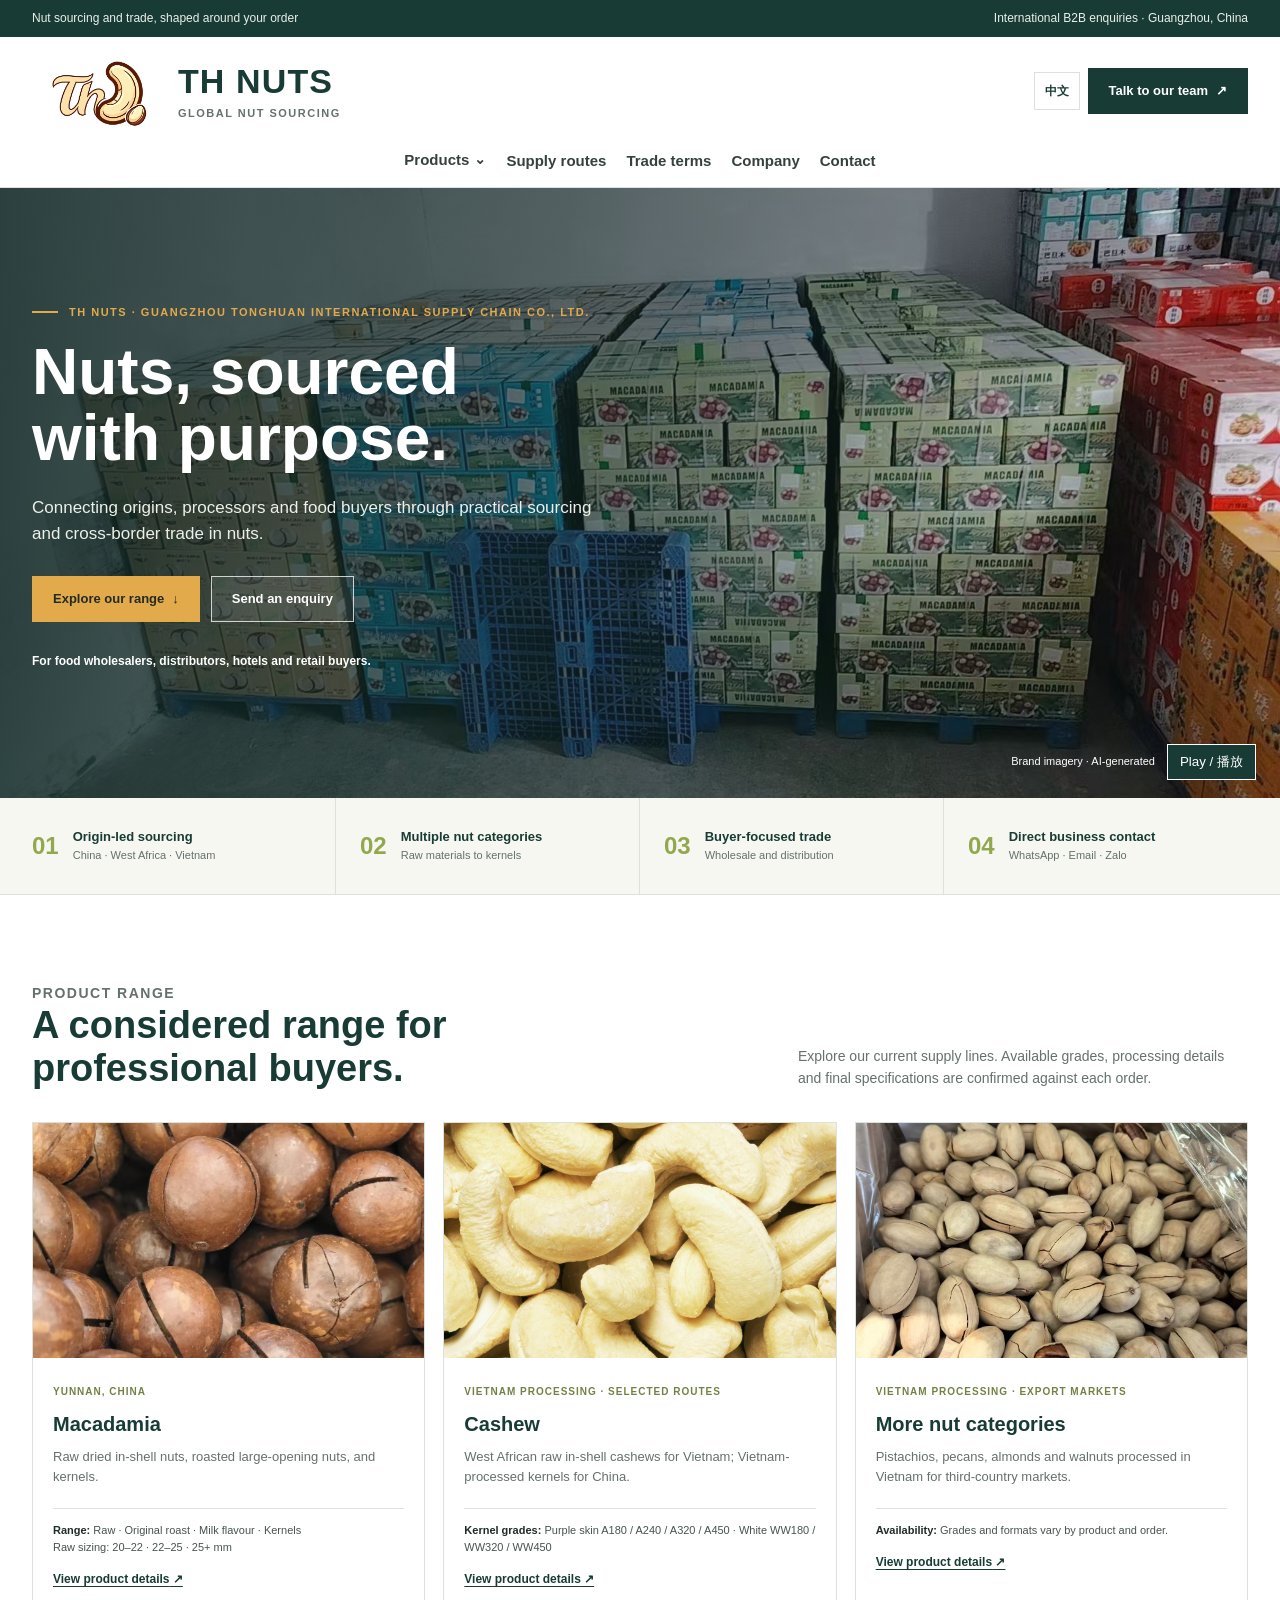
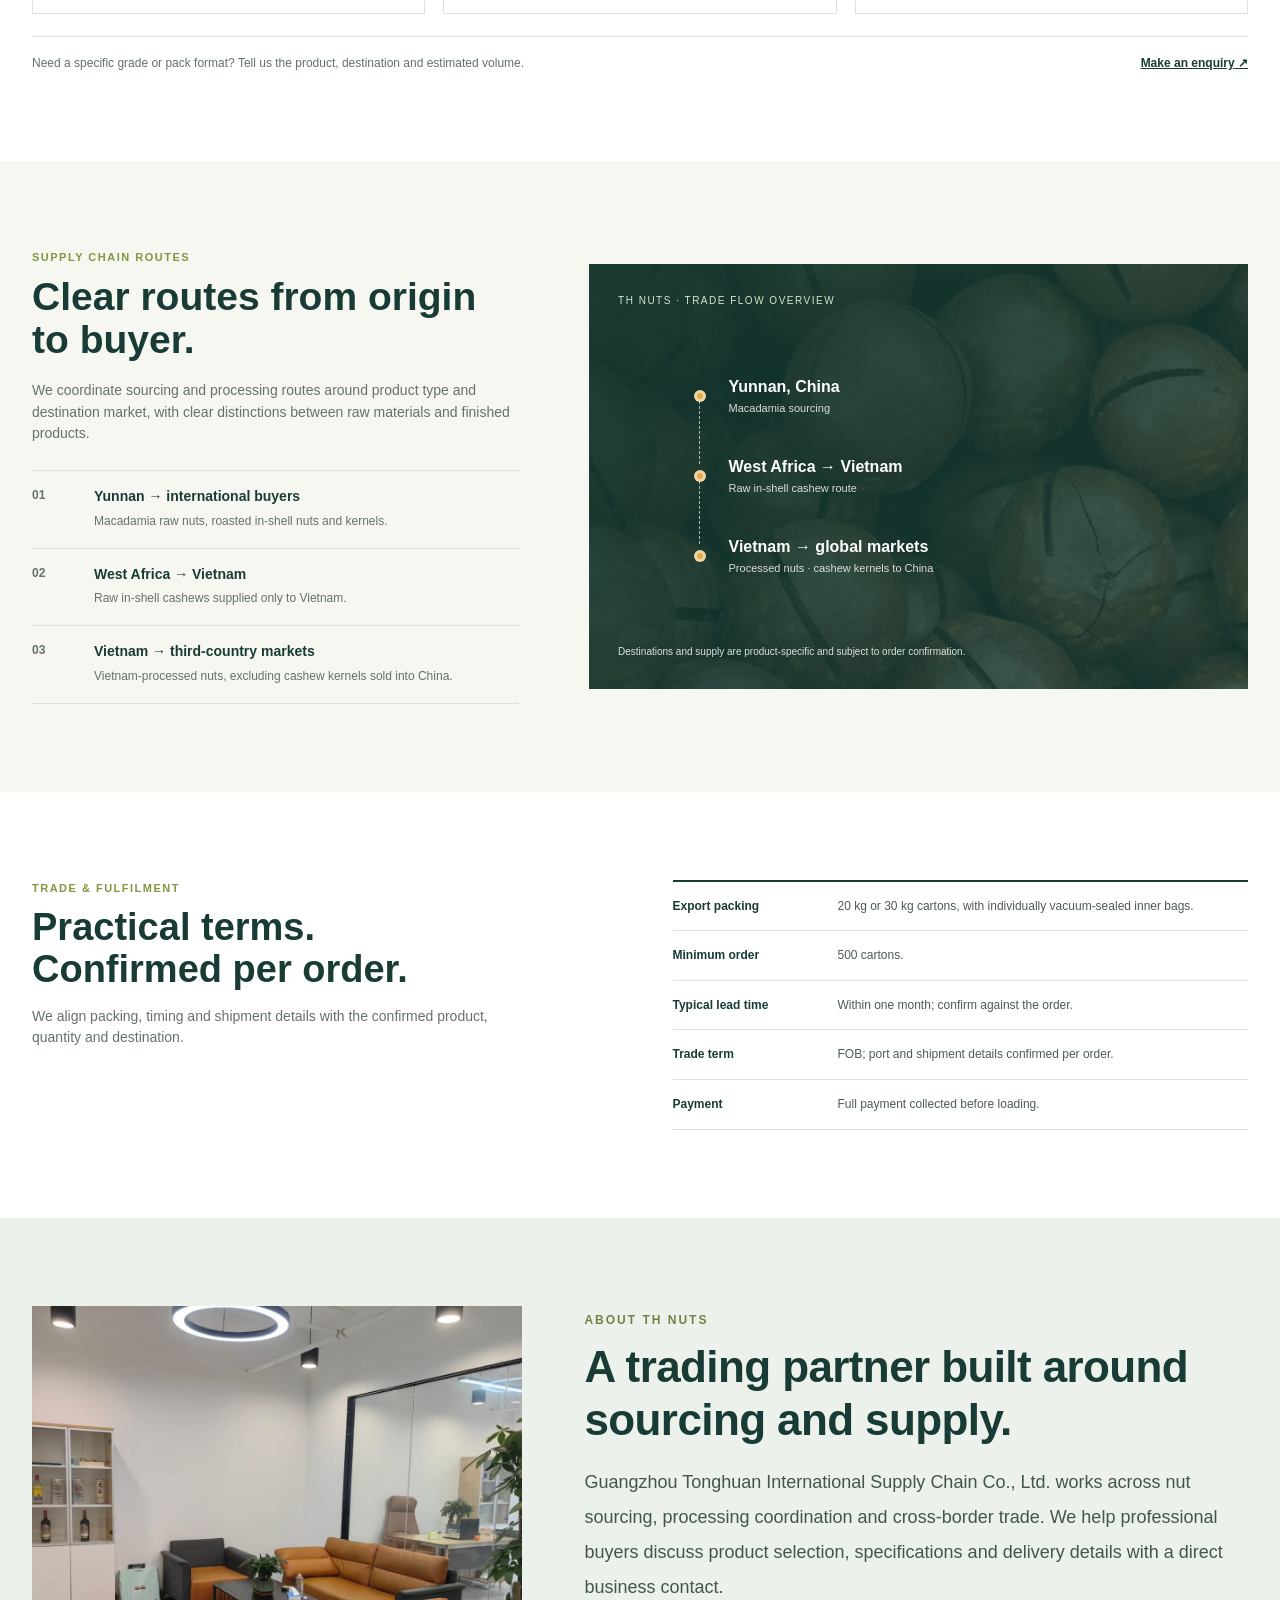
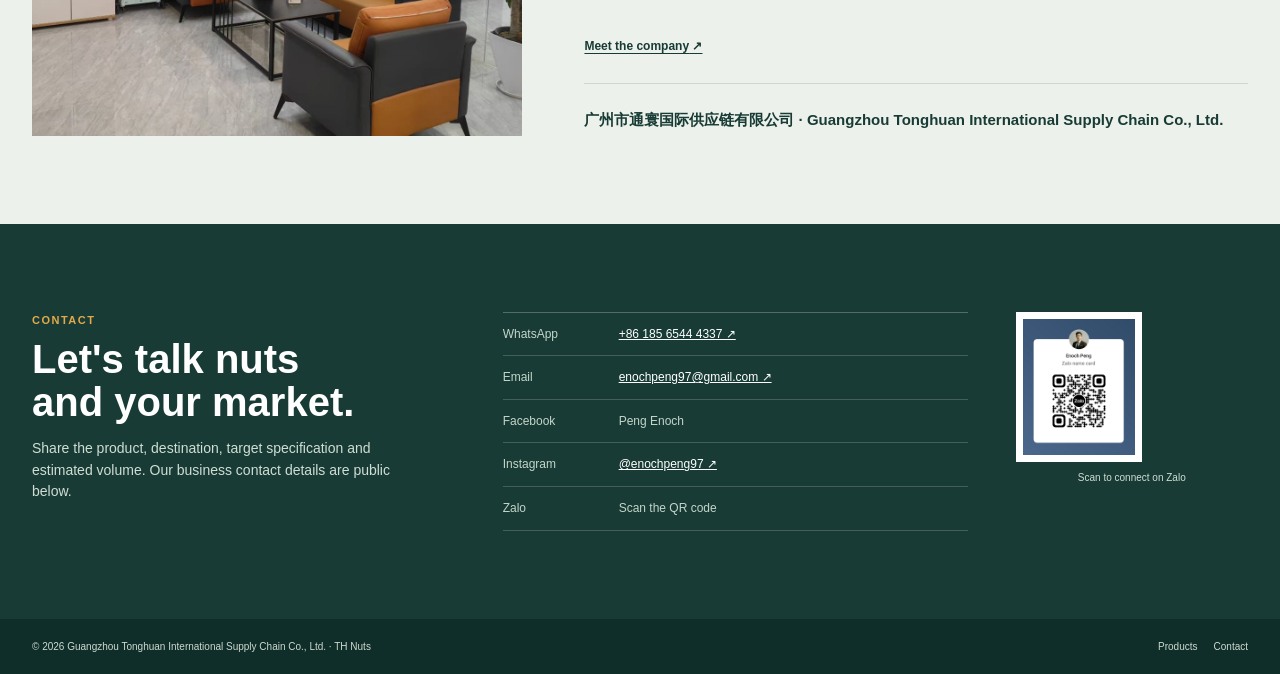
<file: index.html>
<!doctype html>
<html lang="en">
<head>
  <meta charset="utf-8">
  <meta name="viewport" content="width=device-width, initial-scale=1">
  <meta name="theme-color" content="#183c35">
  <meta name="description" content="TH Nuts supplies macadamia, cashew and other nut products to international food buyers, wholesalers and distributors.">
  <title>TH Nuts | Nuts, sourced with purpose</title>
  <style>
    :root {
      --forest: #183c35;
      --forest-2: #28594d;
      --leaf: #91a84f;
      --citrus: #e3aa4b;
      --ink: #202c28;
      --muted: #65716b;
      --paper: #f7f7f2;
      --white: #fff;
      --line: #dce2db;
      --max: 1240px;
    }
    * { box-sizing: border-box; }
    html { scroll-behavior: smooth; }
    body { margin: 0; color: var(--ink); background: var(--white); font-family: Arial, Helvetica, sans-serif; line-height: 1.55; }
    a { color: inherit; }
    button, a { -webkit-tap-highlight-color: transparent; }
    .wrap { width: min(var(--max), calc(100% - 64px)); margin-inline: auto; }
    .topline { background: var(--forest); color: #eaf0e8; font-size: 12px; }
    .topline-inner { display: flex; justify-content: space-between; gap: 20px; padding: 9px 0; }
    .topline a { text-decoration: none; }
    .site-header { position: sticky; z-index: 10; top: 0; background: rgba(255,255,255,.97); border-bottom: 1px solid var(--line); }
    .nav { display: flex; align-items: center; min-height: 78px; gap: 30px; }
    .brand { display: flex; align-items: center; gap: 10px; text-decoration: none; margin-right: auto; }
    .brand img { width: 52px; height: 52px; object-fit: contain; }
    .brand-name { color: var(--forest); font-weight: 800; font-size: 22px; letter-spacing: .4px; line-height: 1; }
    .brand-sub { display: block; color: var(--muted); font-size: 9px; font-weight: 600; letter-spacing: 1.2px; margin-top: 5px; }
    .nav-links { display: flex; align-items: center; gap: 25px; }
    .nav-links a { text-decoration: none; font-size: 13px; font-weight: 700; color: #35413b; }
    .nav-links a:hover { color: var(--forest-2); }
    .nav-product { position: relative; }
    .nav-product > a { display: inline-flex; align-items: center; gap: 5px; }
    .nav-product > a::after { content: '⌄'; font-size: 14px; }
    .product-menu { display: none; position: absolute; top: 100%; left: -15px; min-width: 205px; padding: 8px 0; background: white; border: 1px solid var(--line); box-shadow: 0 12px 28px rgba(20,49,39,.12); }
    .nav-product:hover .product-menu, .nav-product:focus-within .product-menu { display: block; }
    .product-menu a { display: block; padding: 10px 15px; white-space: nowrap; }
    .product-menu a:hover { background: var(--paper); }
    .nav-actions { display: flex; gap: 8px; align-items: center; }
    .lang-switch, .menu-toggle { border: 1px solid var(--line); background: white; height: 38px; min-width: 44px; padding: 0 10px; color: var(--forest); font-size: 12px; font-weight: 700; cursor: pointer; }
    .menu-toggle { display: none; width: 42px; font-size: 19px; }
    .button { display: inline-flex; justify-content: center; align-items: center; gap: 8px; min-height: 46px; padding: 0 20px; border: 1px solid var(--forest); background: var(--forest); color: white; font-size: 13px; font-weight: 700; text-decoration: none; transition: background .18s, color .18s; }
    .button:hover { background: var(--forest-2); }
    .button-outline { color: var(--forest); background: transparent; }
    .button-outline:hover { color: white; }
    .hero { position: relative; min-height: 610px; display: flex; align-items: center; overflow: hidden; color: white; background: var(--forest); }
    .hero-video { position: absolute; inset: 0; width: 100%; height: 100%; object-fit: cover; }
    .hero::after { position: absolute; inset: 0; content: ''; background: linear-gradient(90deg, rgba(18,44,39,.83) 0%, rgba(18,44,39,.55) 47%, rgba(18,44,39,.1) 100%); }
    .hero-content { padding: 75px 0 86px; max-width: 700px; }
    .hero .wrap { position: relative; z-index: 1; }
    .eyebrow { display: flex; align-items: center; gap: 11px; margin: 0 0 18px; color: var(--citrus); font-size: 11px; font-weight: 800; text-transform: uppercase; letter-spacing: 1.5px; }
    .eyebrow::before { width: 26px; height: 2px; background: currentColor; content: ''; }
    h1 { max-width: 680px; margin: 0; font-size: clamp(42px, 5vw, 68px); line-height: 1.04; letter-spacing: 0; }
    .hero-copy { max-width: 570px; margin: 23px 0 28px; color: #ecf0e9; font-size: 17px; }
    .hero-actions { display: flex; gap: 11px; flex-wrap: wrap; }
    .hero .button { background: var(--citrus); border-color: var(--citrus); color: #222c25; }
    .hero .button:hover { background: #efbd69; }
    .hero .button-outline { background: rgba(255,255,255,.08); border-color: rgba(255,255,255,.75); color: white; }
    .hero .button-outline:hover { background: white; color: var(--forest); }
    .hero-note { margin-top: 30px; color: #e8eee7; font-size: 12px; }
    .hero-note strong { color: white; }
    .trustline { border-bottom: 1px solid var(--line); background: var(--paper); }
    .trust-grid { display: grid; grid-template-columns: repeat(4,1fr); }
    .trust-item { min-height: 96px; display: flex; align-items: center; gap: 14px; padding: 18px 24px; border-right: 1px solid var(--line); }
    .trust-item:first-child { padding-left: 0; }
    .trust-item:last-child { border-right: 0; }
    .trust-index { color: var(--leaf); font-weight: 800; font-size: 24px; }
    .trust-item strong { display: block; color: var(--forest); font-size: 13px; }
    .trust-item span:last-child { color: var(--muted); font-size: 11px; }
    section { scroll-margin-top: 78px; }
    .section { padding: 88px 0; }
    .section-head { display: flex; align-items: end; justify-content: space-between; gap: 30px; margin-bottom: 33px; }
    .section-head h2 { max-width: 620px; margin: 0; color: var(--forest); font-size: 38px; line-height: 1.12; letter-spacing: 0; }
    .section-head p { max-width: 450px; margin: 0; color: var(--muted); font-size: 14px; }
    .section-tag { margin: 0 0 9px; color: #819740; font-size: 11px; font-weight: 800; letter-spacing: 1.5px; text-transform: uppercase; }
    .product-grid { display: grid; grid-template-columns: repeat(3,1fr); gap: 18px; }
    .product-card { border: 1px solid var(--line); background: white; min-width: 0; }
    .product-card img { display: block; width: 100%; height: 235px; object-fit: cover; background: var(--paper); }
    .product-body { padding: 20px 20px 22px; }
    .product-kicker { color: #718344; font-size: 10px; font-weight: 800; letter-spacing: 1px; text-transform: uppercase; }
    .product-body h3 { margin: 6px 0 7px; color: var(--forest); font-size: 20px; }
    .product-body p { min-height: 45px; margin: 0; color: var(--muted); font-size: 13px; }
    .grade { margin-top: 16px; padding-top: 13px; border-top: 1px solid var(--line); color: #47544d; font-size: 11px; }
    .grade strong { color: var(--ink); }
    .product-link { display: inline-block; margin-top: 14px; color: var(--forest); font-size: 12px; font-weight: 800; text-decoration-thickness: 1px; text-underline-offset: 3px; }
    .product-foot { display: flex; justify-content: space-between; align-items: center; margin-top: 22px; padding: 17px 0 0; border-top: 1px solid var(--line); color: var(--muted); font-size: 12px; }
    .product-foot a { color: var(--forest); font-weight: 800; }
    .supply { background: var(--paper); }
    .route-layout { display: grid; grid-template-columns: .85fr 1.15fr; gap: 70px; align-items: center; }
    .route-copy h2 { margin: 0 0 18px; color: var(--forest); font-size: 39px; line-height: 1.12; }
    .route-copy > p:not(.section-tag) { color: var(--muted); font-size: 14px; }
    .route-list { margin-top: 25px; border-top: 1px solid var(--line); }
    .route-row { display: grid; grid-template-columns: 48px 1fr; gap: 14px; padding: 15px 0; border-bottom: 1px solid var(--line); }
    .route-no { color: var(--leaf); font-size: 12px; font-weight: 800; }
    .route-row strong { display: block; color: var(--forest); font-size: 14px; }
    .route-row span { color: var(--muted); font-size: 12px; }
    .route-map { position: relative; min-height: 425px; overflow: hidden; background: var(--forest); color: white; }
    .route-map::before { position: absolute; inset: 0; content: ''; opacity: .42; background: url('macadamia-raw.jpg') center/cover; }
    .route-map::after { position: absolute; inset: 0; content: ''; background: linear-gradient(135deg, rgba(18,52,45,.92), rgba(24,60,53,.5)); }
    .map-content { position: relative; z-index: 1; display: flex; flex-direction: column; justify-content: space-between; min-height: 425px; padding: 29px; }
    .map-label { font-size: 10px; letter-spacing: 1.5px; text-transform: uppercase; color: #d9e4cb; }
    .map-route { display: grid; gap: 0; max-width: 450px; margin: 18px auto; width: 100%; }
    .map-stop { display: grid; grid-template-columns: 22px 1fr; gap: 13px; align-items: center; min-height: 80px; }
    .map-dot { position: relative; width: 12px; height: 12px; background: var(--citrus); border: 3px solid rgba(255,255,255,.5); border-radius: 50%; }
    .map-stop:not(:last-child) .map-dot::after { position: absolute; left: 2px; top: 8px; height: 63px; border-left: 1px dashed rgba(255,255,255,.65); content: ''; }
    .map-stop strong { display: block; font-size: 16px; }
    .map-stop span { display: block; color: #d6e0d8; font-size: 11px; }
    .route-caveat { color: #d9e4dd; font-size: 10px; }
    .trade { display: grid; grid-template-columns: 1fr 1fr; gap: 65px; align-items: start; }
    .trade h2 { margin: 0 0 15px; color: var(--forest); font-size: 38px; line-height: 1.12; }
    .trade-intro { max-width: 460px; color: var(--muted); font-size: 14px; }
    .terms { border-top: 2px solid var(--forest); }
    .term-row { display: grid; grid-template-columns: 145px 1fr; gap: 20px; padding: 15px 0; border-bottom: 1px solid var(--line); }
    .term-row strong { color: var(--forest); font-size: 12px; }
    .term-row span { color: #4e5b54; font-size: 12px; }
    .about-band { background: #edf1eb; }
    .about-grid { display: grid; grid-template-columns: 1fr 1fr; gap: 70px; align-items: center; }
    .about-image { min-height: 355px; background: url('office-1.jpeg') center/cover; }
    .about-copy h2 { margin: 0 0 17px; color: var(--forest); font-size: 37px; line-height: 1.12; }
    .about-copy p { color: var(--muted); font-size: 14px; }
    .about-name { margin-top: 25px; padding-top: 16px; border-top: 1px solid #cdd7cd; color: var(--forest); font-size: 12px; font-weight: 800; }
    .contact { background: var(--forest); color: white; }
    .contact .section-tag { color: var(--citrus); }
    .contact-grid { display: grid; grid-template-columns: 1fr 1.1fr .55fr; gap: 48px; align-items: start; }
    .contact h2 { margin: 0 0 14px; font-size: 40px; line-height: 1.08; }
    .contact-intro { max-width: 380px; color: #d0ddd4; font-size: 14px; }
    .contact-list { border-top: 1px solid rgba(255,255,255,.25); }
    .contact-row { display: grid; grid-template-columns: 104px 1fr; gap: 12px; padding: 12px 0; border-bottom: 1px solid rgba(255,255,255,.18); font-size: 12px; }
    .contact-row span { color: #c4d5ca; }
    .contact-row a { color: white; overflow-wrap: anywhere; }
    .qr { width: 126px; padding: 7px; background: white; }
    .qr img { display: block; width: 100%; height: auto; }
    .qr-caption { margin-top: 8px; color: #d0ddd4; font-size: 10px; text-align: center; }
    footer { background: #102e29; color: #ccdad0; }
    .footer-inner { display: flex; justify-content: space-between; align-items: center; gap: 20px; padding: 20px 0; font-size: 10px; }
    .footer-links { display: flex; gap: 16px; }
    .footer-links a { text-decoration: none; }
    .mobile-contact { display: none; }
    [data-en], [data-zh] { transition: opacity .15s; }
    body.zh [data-en] { display: none !important; }
    body:not(.zh) [data-zh] { display: none !important; }
    @media (max-width: 950px) {
      .wrap { width: min(var(--max), calc(100% - 42px)); }
      .nav { gap: 16px; }
      .nav-links { gap: 14px; }
      .nav-links a { font-size: 12px; }
      .contact-grid { grid-template-columns: 1fr 1.2fr; }
      .qr-block { grid-column: 2; }
      .route-layout, .about-grid { gap: 36px; }
    }
    @media (max-width: 700px) {
      .wrap { width: calc(100% - 36px); }
      .topline-inner { justify-content: center; text-align: center; font-size: 10px; }
      .topline-inner span:last-child { display: none; }
      .nav { min-height: 67px; gap: 10px; }
      .brand img { width: 44px; height: 44px; }
      .brand-name { font-size: 19px; }
      .brand-sub { font-size: 8px; }
      .nav-links { display: none; position: absolute; top: 67px; left: 0; right: 0; padding: 10px 18px 18px; background: white; border-bottom: 1px solid var(--line); }
      .nav-links.open { display: grid; grid-template-columns: 1fr 1fr; gap: 0; }
      .nav-product { display: contents; }
      .nav-product > a { display: none; }
      .product-menu { position: static; display: contents; min-width: 0; padding: 0; border: 0; box-shadow: none; }
      .product-menu a { display: block; padding: 12px 4px; border-bottom: 1px solid #edf0ec; white-space: normal; }
      .nav-links a { padding: 12px 4px; border-bottom: 1px solid #edf0ec; font-size: 13px; }
      .nav-actions .button { display: none; }
      .menu-toggle { display: block; }
      .hero { min-height: 555px; align-items: end; }
      .hero::after { background: linear-gradient(0deg, rgba(15,43,37,.95) 0%, rgba(15,43,37,.72) 51%, rgba(15,43,37,.12) 100%); }
      .hero-content { padding: 100px 0 40px; }
      h1 { font-size: 45px; }
      .hero-copy { font-size: 15px; }
      .hero-note { margin-top: 20px; }
      .trust-grid { grid-template-columns: 1fr 1fr; }
      .trust-item { min-height: 76px; padding: 12px 8px; border-bottom: 1px solid var(--line); }
      .trust-item:first-child { padding-left: 8px; }
      .trust-item:nth-child(2) { border-right: 0; }
      .trust-item:nth-child(3) { border-bottom: 0; }
      .trust-item:nth-child(4) { border-right: 0; border-bottom: 0; }
      .trust-index { font-size: 18px; }
      .trust-item strong { font-size: 11px; }
      .trust-item span:last-child { font-size: 9px; }
      .section { padding: 62px 0; }
      .section-head { display: block; margin-bottom: 24px; }
      .section-head h2, .route-copy h2, .trade h2, .about-copy h2 { font-size: 31px; }
      .section-head p { margin-top: 12px; }
      .product-grid { grid-template-columns: 1fr; gap: 13px; }
      .product-card { display: grid; grid-template-columns: 38% 1fr; }
      .product-card img { height: 100%; min-height: 190px; }
      .product-body { padding: 15px 13px; }
      .product-body h3 { font-size: 17px; }
      .product-body p { min-height: 0; font-size: 11px; }
      .grade { margin-top: 10px; padding-top: 9px; font-size: 10px; }
      .product-link { margin-top: 9px; font-size: 11px; }
      .product-foot { align-items: start; gap: 8px; font-size: 10px; }
      .route-layout, .trade, .about-grid { grid-template-columns: 1fr; gap: 27px; }
      .route-map, .map-content { min-height: 350px; }
      .about-image { min-height: 245px; order: 2; }
      .term-row { grid-template-columns: 112px 1fr; gap: 12px; }
      .contact-grid { grid-template-columns: 1fr; gap: 25px; }
      .contact h2 { font-size: 34px; }
      .qr-block { grid-column: auto; display: flex; align-items: end; gap: 15px; }
      .qr-caption { text-align: left; max-width: 150px; }
      .footer-inner { align-items: start; flex-direction: column; gap: 10px; }
      .mobile-contact { position: fixed; z-index: 9; right: 14px; bottom: 14px; display: inline-flex; align-items: center; justify-content: center; width: 54px; height: 54px; border-radius: 50%; background: var(--citrus); color: #1e3028; box-shadow: 0 5px 20px rgba(0,0,0,.22); font-size: 22px; font-weight: 800; text-decoration: none; }
      footer { padding-bottom: 50px; }
    }
    @media (prefers-reduced-motion: reduce) { html { scroll-behavior: auto; } *, *::before, *::after { transition-duration: .01ms !important; } }
  .video-controls{position:absolute;z-index:2;right:24px;bottom:18px;display:flex;align-items:center;gap:12px;color:white;font-size:11px}.video-controls button{background:#183c35;border:1px solid white;color:white;padding:8px 12px;cursor:pointer}
/* Clear brand hierarchy: smaller emblem, more readable name, compact header. */
.nav{min-height:150px;gap:16px;flex-wrap:wrap;align-content:center;justify-content:space-between}
.brand{gap:12px;flex-shrink:0}
.brand img{width:134px;height:auto;object-fit:contain}
.brand-name{display:inline-block;font-size:34px;letter-spacing:1.1px;transform:translateY(3px)}
.brand-sub{font-size:11px;letter-spacing:1.5px;margin-top:7px}
.nav-links{gap:20px;order:3;width:100%;justify-content:center}.nav-links a{font-size:15px}
section{scroll-margin-top:165px}
.about-grid{grid-template-columns:.85fr 1.15fr;gap:62px}
.about-image{min-height:430px}
.about-copy h2{font-size:44px;line-height:1.2;font-weight:800;letter-spacing:-.6px}
.about-copy p{font-size:18px;line-height:1.95;color:#43564b;max-width:650px}
.about-copy .section-tag{font-size:12px;color:#718344;letter-spacing:2px}
.about-name{font-size:15px;line-height:1.7;padding-top:23px}
.route-copy>.section-tag[data-zh]{font-size:22px}
.hero .eyebrow[data-zh]{font-size:16px;letter-spacing:.7px;text-transform:none;line-height:1.5}
@media(max-width:1100px){.nav{gap:12px}.nav-links{gap:13px}.nav-links a{font-size:14px}.nav-actions .button{display:none}.brand-name{font-size:31px}}
@media(max-width:700px){
  .nav{min-height:0;padding-top:0;padding-bottom:0;gap:10px}
  .brand{gap:9px;width:auto;flex-direction:row;align-items:center}
  .brand img{width:101px;height:auto}
  .brand-name{font-size:24px;transform:translateY(2px)}
  .brand-sub{font-size:9px;letter-spacing:1.1px;margin-top:5px}
  .nav-links{top:100%;position:absolute;order:3;width:100%;justify-content:flex-start}.nav-links a{font-size:15px}
  .about-grid{grid-template-columns:1fr;gap:30px}
  .about-copy h2{font-size:34px}
  .about-copy p{font-size:17px;line-height:1.9}
  .about-image{min-height:270px}
  .about-name{font-size:13px}
  section{scroll-margin-top:95px}
  .route-copy>.section-tag[data-zh]{font-size:22px}
}</style>
</head>
<body>
  <div class="topline"><div class="wrap topline-inner"><span data-en>Nut sourcing and trade, shaped around your order</span><span data-zh>坚果采购与贸易服务，按订单需求对接</span><span data-en>International B2B enquiries · Guangzhou, China</span><span data-zh>国际业务咨询 · 中国广州</span></div></div>
  <header class="site-header">
    <div class="wrap nav">
      <a class="brand" href="#home" aria-label="TH Nuts home"><img src="th-nuts-logo.png" alt="TH Nuts"><span><span class="brand-name">TH NUTS</span><span class="brand-sub">GLOBAL NUT SOURCING</span></span></a>
      <nav class="nav-links" id="navLinks" aria-label="Main navigation">
        <div class="nav-product"><a href="#products" data-en>Products</a><a href="#products" data-zh>产品</a><div class="product-menu"><a href="macadamia.html" data-en>Macadamia</a><a href="macadamia.html" data-zh>夏威夷果</a><a href="cashew.html" data-en>Cashew</a><a href="cashew.html" data-zh>腰果</a><a href="other-nuts.html" data-en>Other nuts</a><a href="other-nuts.html" data-zh>其他坚果</a></div></div>
        <a href="#supply" data-en>Supply routes</a><a href="#supply" data-zh>供应路线</a>
        <a href="#trade" data-en>Trade terms</a><a href="#trade" data-zh>贸易条件</a>
        <a href="company.html" data-en>Company</a><a href="company.html" data-zh>公司介绍</a>
        <a href="#contact" data-en>Contact</a><a href="#contact" data-zh>联系</a>
      </nav>
      <div class="nav-actions"><button class="lang-switch" id="langSwitch" type="button" aria-label="Switch language">中文</button><a class="button" href="#contact"><span data-en>Talk to our team</span><span data-zh>联系业务团队</span><span aria-hidden="true">↗</span></a><button class="menu-toggle" id="menuToggle" type="button" aria-label="Open navigation" aria-expanded="false">☰</button></div>
    </div>
  </header>
  <main>
    <section class="hero" id="home">
      <video class="hero-video" autoplay muted loop playsinline poster="warehouse-macadamia.jpg" aria-label="Macadamia orchard and processing video"><source src="hero-macadamia.mp4" type="video/mp4"></video>
      <div class="video-controls"><span data-en>Brand imagery · AI-generated</span><span data-zh>品牌示意影像 · AI 制作</span><button id="videoToggle" type="button">Pause / 暂停</button></div><div class="wrap"><div class="hero-content">
        <p class="eyebrow" data-en>TH NUTS · GUANGZHOU TONGHUAN INTERNATIONAL SUPPLY CHAIN CO., LTD.</p><p class="eyebrow" data-zh>广州市通寰国际供应链有限公司 · TH NUTS</p>
        <h1 data-en>Nuts, sourced<br>with purpose.</h1><h1 data-zh>让每一份坚果<br>找到合适的市场</h1>
        <p class="hero-copy" data-en>Connecting origins, processors and food buyers through practical sourcing and cross-border trade in nuts.</p><p class="hero-copy" data-zh>以坚果采购与跨境贸易，连接原产地、加工端与食品采购商。</p>
        <div class="hero-actions"><a class="button" href="#products"><span data-en>Explore our range</span><span data-zh>查看产品品类</span><span aria-hidden="true">↓</span></a><a class="button button-outline" href="#contact"><span data-en>Send an enquiry</span><span data-zh>发送采购咨询</span></a></div>
        <div class="hero-note"><strong data-en>For food wholesalers, distributors, hotels and retail buyers.</strong><strong data-zh>面向食品批发商、贸易经销商、酒店及零售采购。</strong></div>
      </div></div>
    </section>
    <div class="trustline"><div class="wrap trust-grid">
      <div class="trust-item"><span class="trust-index">01</span><span><strong data-en>Origin-led sourcing</strong><strong data-zh>按产地组织采购</strong><span data-en>China · West Africa · Vietnam</span><span data-zh>中国 · 西非 · 越南</span></span></div>
      <div class="trust-item"><span class="trust-index">02</span><span><strong data-en>Multiple nut categories</strong><strong data-zh>多品类坚果供应</strong><span data-en>Raw materials to kernels</span><span data-zh>原料、烘烤品与果仁</span></span></div>
      <div class="trust-item"><span class="trust-index">03</span><span><strong data-en>Buyer-focused trade</strong><strong data-zh>服务渠道采购需求</strong><span data-en>Wholesale and distribution</span><span data-zh>批发、经销及食品渠道</span></span></div>
      <div class="trust-item"><span class="trust-index">04</span><span><strong data-en>Direct business contact</strong><strong data-zh>直接联系业务团队</strong><span data-en>WhatsApp · Email · Zalo</span><span data-zh>WhatsApp · 邮箱 · Zalo</span></span></div>
    </div></div>

    <section class="section" id="products"><div class="wrap">
      <div class="section-head"><div><p class="section-tag" data-en>Product range</p><p class="section-tag" data-zh>产品品类</p><h2 data-en>A considered range for professional buyers.</h2><h2 data-zh>为专业采购需求整理的坚果品类</h2></div><p data-en>Explore our current supply lines. Available grades, processing details and final specifications are confirmed against each order.</p><p data-zh>浏览现有供应品类。可供规格、加工细节及最终要求以具体订单确认为准。</p></div>
      <div class="product-grid">
        <article class="product-card"><img src="macadamia-raw.jpg" alt="Raw in-shell macadamia nuts"><div class="product-body"><span class="product-kicker" data-en>Yunnan, China</span><span class="product-kicker" data-zh>中国云南</span><h3 data-en>Macadamia</h3><h3 data-zh>夏威夷果</h3><p data-en>Raw dried in-shell nuts, roasted large-opening nuts, and kernels.</p><p data-zh>壳果烘干原料、烘烤大开口果及果仁。</p><div class="grade"><strong data-en>Range:</strong><strong data-zh>品类：</strong> <span data-en>Raw · Original roast · Milk flavour · Kernels</span><span data-zh>原料 · 原味烘烤 · 奶香味 · 果仁</span><br><span data-en>Raw sizing: 20–22 · 22–25 · 25+ mm</span><span data-zh>原料尺寸：20–22 · 22–25 · 25+ mm</span></div><a class="product-link" href="macadamia.html"><span data-en>View product details</span><span data-zh>查看产品详情</span> ↗</a></div></article>
        <article class="product-card"><img src="cashew-white.jpg" alt="White cashew kernels"><div class="product-body"><span class="product-kicker" data-en>Vietnam processing · selected routes</span><span class="product-kicker" data-zh>越南加工 · 按贸易路线供应</span><h3 data-en>Cashew</h3><h3 data-zh>腰果</h3><p data-en>West African raw in-shell cashews for Vietnam; Vietnam-processed kernels for China.</p><p data-zh>西非带壳生腰果原料专供越南；越南加工腰果仁进口回中国销售。</p><div class="grade"><strong data-en>Kernel grades:</strong><strong data-zh>果仁规格：</strong> <span data-en>Purple skin A180 / A240 / A320 / A450 · White WW180 / WW320 / WW450</span><span data-zh>紫衣 A180 / A240 / A320 / A450 · 白腰果 WW180 / WW320 / WW450</span></div><a class="product-link" href="cashew.html"><span data-en>View product details</span><span data-zh>查看产品详情</span> ↗</a></div></article>
        <article class="product-card"><img src="pecans.jpg" alt="Pecan nuts"><div class="product-body"><span class="product-kicker" data-en>Vietnam processing · export markets</span><span class="product-kicker" data-zh>越南加工 · 出口海外市场</span><h3 data-en>More nut categories</h3><h3 data-zh>更多坚果品类</h3><p data-en>Pistachios, pecans, almonds and walnuts processed in Vietnam for third-country markets.</p><p data-zh>开心果、碧根果、巴旦木及核桃等在越南加工，销往第三方海外市场。</p><div class="grade"><strong data-en>Availability:</strong><strong data-zh>供应信息：</strong> <span data-en>Grades and formats vary by product and order.</span><span data-zh>各产品规格、形态及供应情况按订单确认。</span></div><a class="product-link" href="other-nuts.html"><span data-en>View product details</span><span data-zh>查看产品详情</span> ↗</a></div></article>
      </div>
      <div class="product-foot"><span data-en>Need a specific grade or pack format? Tell us the product, destination and estimated volume.</span><span data-zh>需要指定规格或包装形式？欢迎告知产品、目的地及预计采购量。</span><a href="#contact"><span data-en>Make an enquiry</span><span data-zh>提交采购咨询</span> ↗</a></div>
    </div></section>

    <section class="section supply" id="supply"><div class="wrap route-layout">
      <div class="route-copy"><p class="section-tag" data-en>Supply chain routes</p><p class="section-tag" data-zh>产品供应链路线</p><h2 data-en>Clear routes from origin to buyer.</h2><h2 data-zh>从原产地到采购市场，贸易路线清晰</h2><p data-en>We coordinate sourcing and processing routes around product type and destination market, with clear distinctions between raw materials and finished products.</p><p data-zh>根据产品类型与目的市场衔接采购和加工环节，并区分原料与成品的贸易路线。</p>
        <div class="route-list">
          <div class="route-row"><span class="route-no">01</span><div><strong data-en>Yunnan → international buyers</strong><strong data-zh>云南 → 海外采购商</strong><span data-en>Macadamia raw nuts, roasted in-shell nuts and kernels.</span><span data-zh>夏威夷果原料、烘烤壳果及果仁。</span></div></div>
          <div class="route-row"><span class="route-no">02</span><div><strong data-en>West Africa → Vietnam</strong><strong data-zh>西非 → 越南</strong><span data-en>Raw in-shell cashews supplied only to Vietnam.</span><span data-zh>带壳生腰果原料仅供应越南。</span></div></div>
          <div class="route-row"><span class="route-no">03</span><div><strong data-en>Vietnam → third-country markets</strong><strong data-zh>越南 → 第三方海外市场</strong><span data-en>Vietnam-processed nuts, excluding cashew kernels sold into China.</span><span data-zh>越南加工的其他坚果销往海外；腰果仁回中国销售。</span></div></div>
        </div>
      </div>
      <div class="route-map" role="img" aria-label="Sourcing and trade routes"><div class="map-content"><div class="map-label" data-en>TH Nuts · trade flow overview</div><div class="map-label" data-zh>TH Nuts · 贸易流向概览</div><div class="map-route"><div class="map-stop"><span class="map-dot"></span><div><strong data-en>Yunnan, China</strong><strong data-zh>中国云南</strong><span data-en>Macadamia sourcing</span><span data-zh>夏威夷果采购</span></div></div><div class="map-stop"><span class="map-dot"></span><div><strong data-en>West Africa → Vietnam</strong><strong data-zh>西非 → 越南</strong><span data-en>Raw in-shell cashew route</span><span data-zh>带壳生腰果原料路线</span></div></div><div class="map-stop"><span class="map-dot"></span><div><strong data-en>Vietnam → global markets</strong><strong data-zh>越南 → 海外市场</strong><span data-en>Processed nuts · cashew kernels to China</span><span data-zh>加工坚果出口 · 腰果仁销往中国</span></div></div></div><div class="route-caveat" data-en>Destinations and supply are product-specific and subject to order confirmation.</div><div class="route-caveat" data-zh>贸易目的地及供应情况因产品而异，以订单确认为准。</div></div></div>
    </div></section>

    <section class="section" id="trade"><div class="wrap trade">
      <div><p class="section-tag" data-en>Trade & fulfilment</p><p class="section-tag" data-zh>包装与交付</p><h2 data-en>Practical terms.<br>Confirmed per order.</h2><h2 data-zh>务实的贸易条件<br>按订单确认</h2><p class="trade-intro" data-en>We align packing, timing and shipment details with the confirmed product, quantity and destination.</p><p class="trade-intro" data-zh>包装、交期及装运细节，根据确认的产品、数量和目的地安排。</p></div>
      <div class="terms">
        <div class="term-row"><strong data-en>Export packing</strong><strong data-zh>出口包装</strong><span data-en>20 kg or 30 kg cartons, with individually vacuum-sealed inner bags.</span><span data-zh>20 kg 或 30 kg 纸箱，内装独立抽真空密封袋。</span></div>
        <div class="term-row"><strong data-en>Minimum order</strong><strong data-zh>最小起订量</strong><span data-en>500 cartons.</span><span data-zh>500 箱。</span></div>
        <div class="term-row"><strong data-en>Typical lead time</strong><strong data-zh>常见交期</strong><span data-en>Within one month; confirm against the order.</span><span data-zh>通常一个月内，具体按订单确认。</span></div>
        <div class="term-row"><strong data-en>Trade term</strong><strong data-zh>贸易术语</strong><span data-en>FOB; port and shipment details confirmed per order.</span><span data-zh>FOB；装运港及装船细节按订单确认。</span></div>
        <div class="term-row"><strong data-en>Payment</strong><strong data-zh>付款方式</strong><span data-en>Full payment collected before loading.</span><span data-zh>装船前收齐全款。</span></div>
      </div>
    </div></section>

    <section class="section about-band" id="about"><div class="wrap about-grid"><div class="about-image" role="img" aria-label="TH Nuts office"></div><div class="about-copy"><p class="section-tag" data-en>About TH Nuts</p><p class="section-tag" data-zh>关于 TH Nuts</p><h2 data-en>A trading partner built around sourcing and supply.</h2><h2 data-zh>专注坚果采购与供应协同的贸易伙伴</h2><p data-en>Guangzhou Tonghuan International Supply Chain Co., Ltd. works across nut sourcing, processing coordination and cross-border trade. We help professional buyers discuss product selection, specifications and delivery details with a direct business contact.</p><p data-zh>广州市通寰国际供应链有限公司从事坚果采购、加工协同与跨境贸易，协助专业采购商直接沟通产品选择、规格与交付安排。</p><a class="product-link" href="company.html"><span data-en>Meet the company</span><span data-zh>了解公司介绍</span> ↗</a><div class="about-name">广州市通寰国际供应链有限公司 · Guangzhou Tonghuan International Supply Chain Co., Ltd.</div></div></div></section>

    <section class="section contact" id="contact"><div class="wrap contact-grid"><div><p class="section-tag" data-en>Contact</p><p class="section-tag" data-zh>联系我们</p><h2 data-en>Let's talk nuts<br>and your market.</h2><h2 data-zh>聊聊产品<br>也聊聊你的市场</h2><p class="contact-intro" data-en>Share the product, destination, target specification and estimated volume. Our business contact details are public below.</p><p class="contact-intro" data-zh>欢迎告知产品、目的地、目标规格及预计采购量。业务联系方式公开如下。</p></div><div class="contact-list">
        <div class="contact-row"><span>WhatsApp</span><a href="https://wa.me/8618565444337" target="_blank" rel="noreferrer">+86 185 6544 4337 ↗</a></div>
        <div class="contact-row"><span>Email</span><a href="mailto:enochpeng97@gmail.com">enochpeng97@gmail.com ↗</a></div>
        <div class="contact-row"><span>Facebook</span><span>Peng Enoch</span></div>
        <div class="contact-row"><span>Instagram</span><a href="https://instagram.com/enochpeng97" target="_blank" rel="noreferrer">@enochpeng97 ↗</a></div>
        <div class="contact-row"><span>Zalo</span><span data-en>Scan the QR code</span><span data-zh>扫描二维码联系</span></div>
      </div><div class="qr-block"><div class="qr"><img src="zalo-qr.png" alt="Zalo contact QR code"></div><div class="qr-caption" data-en>Scan to connect on Zalo</div><div class="qr-caption" data-zh>扫码添加 Zalo 联系</div></div></div></section>
  </main>
  <footer><div class="wrap footer-inner"><span>© <span id="year"></span> Guangzhou Tonghuan International Supply Chain Co., Ltd. · TH Nuts</span><div class="footer-links"><a href="#products" data-en>Products</a><a href="#products" data-zh>产品</a><a href="#contact" data-en>Contact</a><a href="#contact" data-zh>联系</a></div></div></footer>
  <a class="mobile-contact" href="https://wa.me/8618565444337" target="_blank" rel="noreferrer" aria-label="Contact TH Nuts on WhatsApp">↗</a>
  <script>
    const video=document.querySelector('.hero-video');const videoToggle=document.getElementById('videoToggle');videoToggle.addEventListener('click',()=>{if(video.paused){video.play().catch(()=>{});}else{video.pause();}});function syncVideo(){videoToggle.textContent=video.paused?'Play / 播放':'Pause / 暂停';}video.addEventListener('play',syncVideo);video.addEventListener('pause',syncVideo);if(matchMedia('(prefers-reduced-motion: reduce)').matches){video.autoplay=false;video.pause();}syncVideo();const body = document.body;
    const langSwitch = document.getElementById('langSwitch');
    const navLinks = document.getElementById('navLinks');
    const menuToggle = document.getElementById('menuToggle');
    const savedLanguage = localStorage.getItem('thnuts-language');
    if (savedLanguage === 'zh') body.classList.add('zh');
    function updateLanguageButton() { document.documentElement.lang=body.classList.contains('zh')?'zh-CN':'en'; langSwitch.textContent = body.classList.contains('zh') ? 'EN' : '中文'; }
    updateLanguageButton();
    langSwitch.addEventListener('click', () => {
      body.classList.toggle('zh');
      localStorage.setItem('thnuts-language', body.classList.contains('zh') ? 'zh' : 'en');
      updateLanguageButton();
    });
    menuToggle.addEventListener('click', () => {
      const open = navLinks.classList.toggle('open');
      menuToggle.setAttribute('aria-expanded', String(open));
      menuToggle.setAttribute('aria-label', open ? 'Close navigation' : 'Open navigation');
      menuToggle.textContent = open ? '×' : '☰';
    });
    navLinks.addEventListener('click', (event) => {
      if (event.target.closest('a')) { navLinks.classList.remove('open'); menuToggle.setAttribute('aria-expanded', 'false'); menuToggle.textContent = '☰'; }
    });
    document.getElementById('year').textContent = new Date().getFullYear();
  </script>
</body>
</html>
</file>
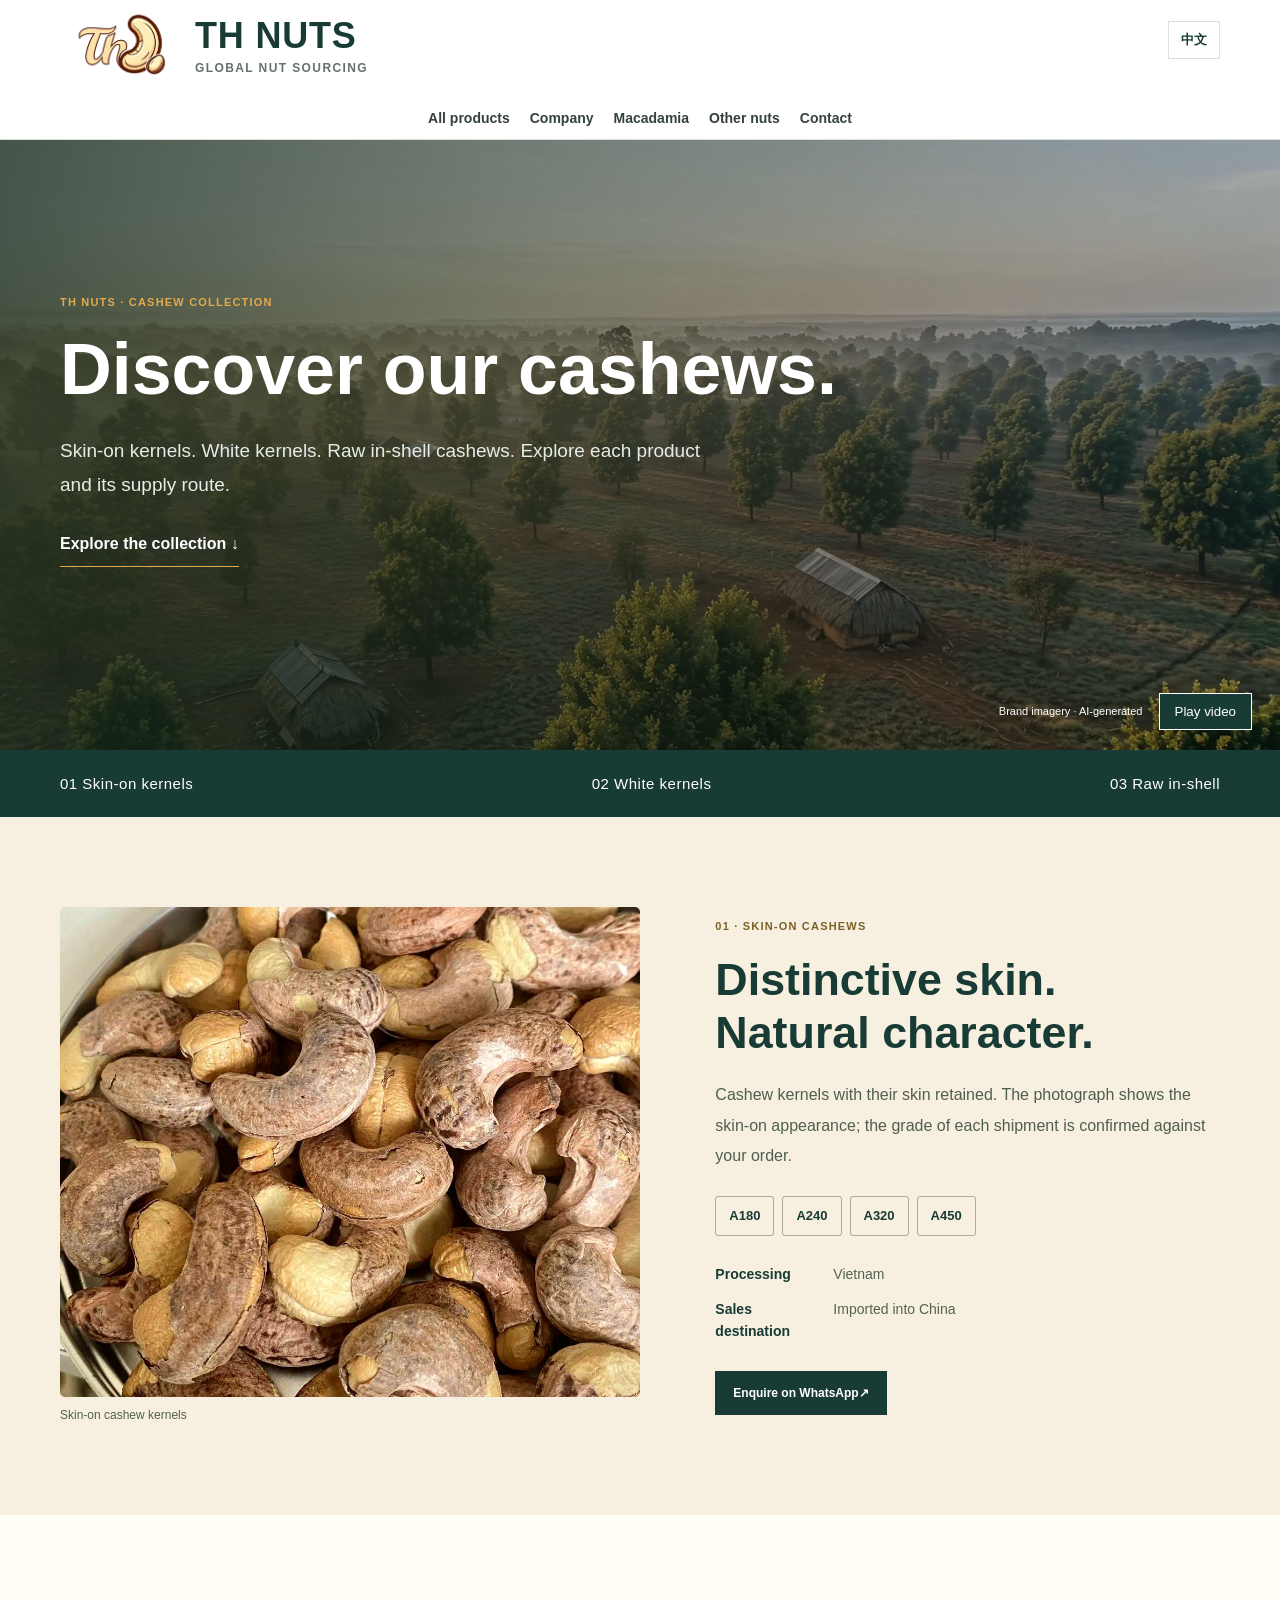
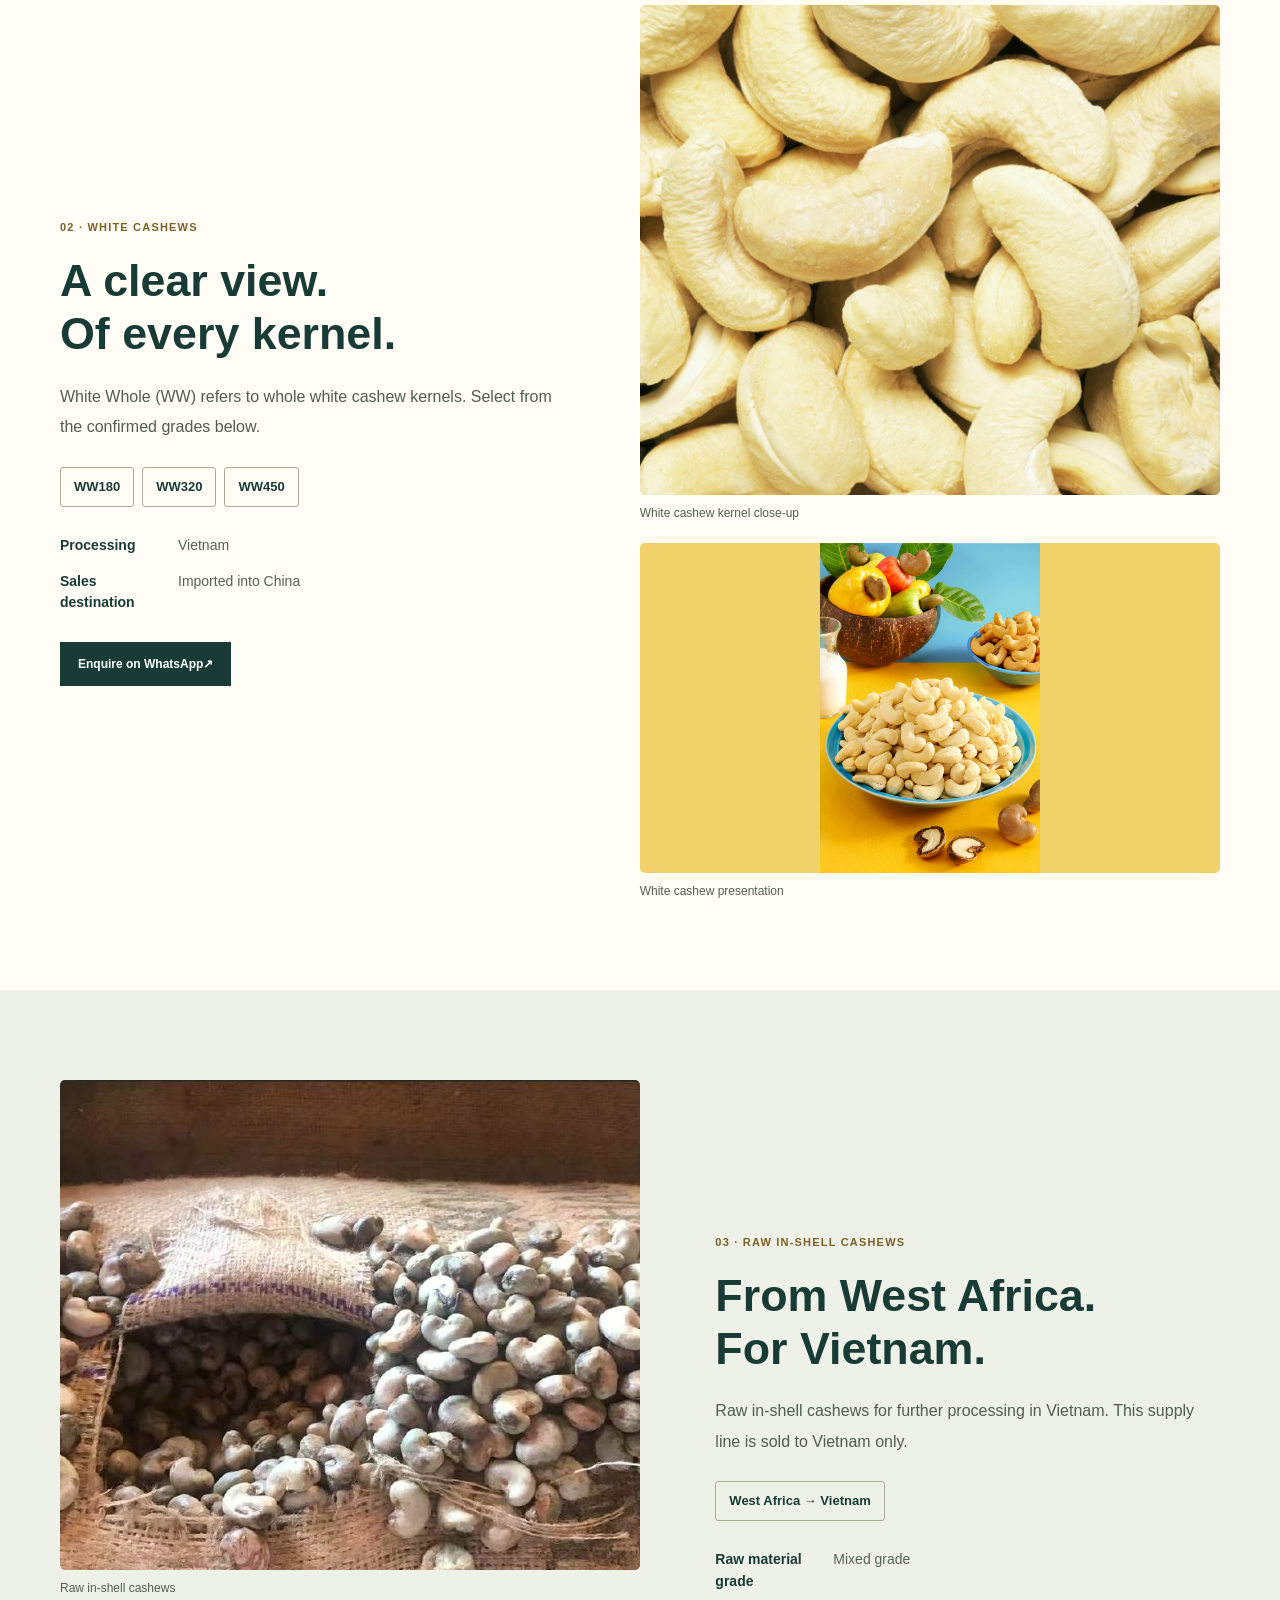
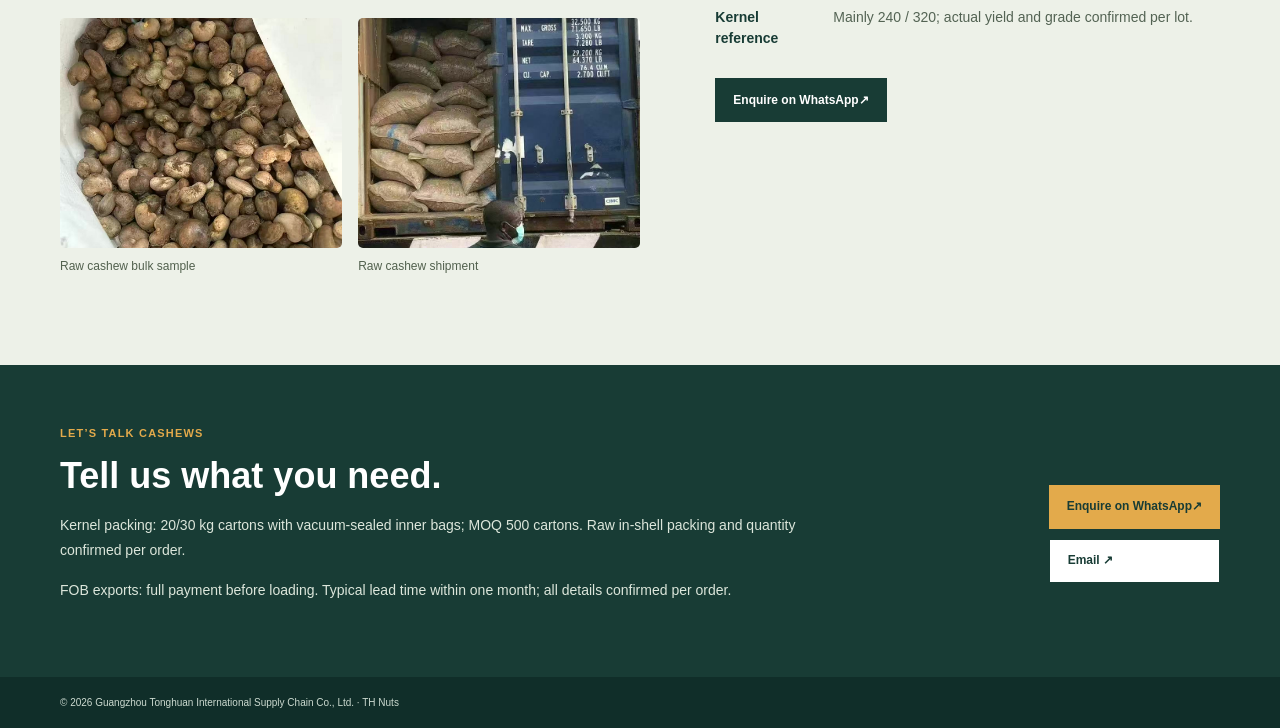
<file: cashew.html>
<!doctype html><html lang="en"><head><meta charset="utf-8"><meta name="viewport" content="width=device-width, initial-scale=1"><meta name="description" content="Cashew sourcing routes and kernel grades from TH Nuts."><title>Cashew | TH Nuts</title><link rel="stylesheet" href="product-page.css"></head><body>
<header class="bar"><div class="wrap bar-in"><a class="brand" href="index.html" aria-label="TH Nuts home"><img src="th-nuts-logo.png" alt="TH Nuts 企业标志"><span><span class="brand-name">TH NUTS</span><small>GLOBAL NUT SOURCING</small></span></a><nav><a href="index.html#products" data-en>All products</a><a href="index.html#products" data-zh>全部产品</a><a href="company.html" data-en>Company</a><a href="company.html" data-zh>公司介绍</a><a href="macadamia.html" data-en>Macadamia</a><a href="macadamia.html" data-zh>夏威夷果</a><a href="other-nuts.html" data-en>Other nuts</a><a href="other-nuts.html" data-zh>其他坚果</a><a href="index.html#contact" data-en>Contact</a><a href="index.html#contact" data-zh>联系</a></nav><button class="lang" type="button">中文</button></div></header>
<main>
<section class="hero cashew-hero">
 <video class="cashew-video" autoplay muted loop playsinline preload="metadata" poster="cashew-hero-poster.jpg"><source src="cashew-hero.mp4" type="video/mp4"></video>
 <div class="wrap hero-in"><div class="eyebrow">TH NUTS · CASHEW COLLECTION</div><h1><span data-en>Discover our cashews.</span><span data-zh>走近我们的腰果品类</span></h1><p><span data-en>Skin-on kernels. White kernels. Raw in-shell cashews. Explore each product and its supply route.</span><span data-zh>紫衣、白腰果、带壳原料。了解每一类产品的规格、形态与供应路线。</span></p><a class="hero-cta" href="#skin"><span data-en>Explore the collection</span><span data-zh>探索腰果品类</span> ↓</a></div>
 <div class="video-toolbar"><span><span data-en>Brand imagery · AI-generated</span><span data-zh>品牌示意影像 · AI 制作</span></span><button id="cashewVideoToggle" type="button"><span data-en>Pause video</span><span data-zh>暂停视频</span></button></div>
</section>
<nav class="category-tabs" aria-label="Cashew categories"><div class="wrap"><a href="#skin">01 <span data-en>Skin-on kernels</span><span data-zh>紫衣腰果</span></a><a href="#white">02 <span data-en>White kernels</span><span data-zh>白腰果</span></a><a href="#shell">03 <span data-en>Raw in-shell</span><span data-zh>带壳生腰果</span></a></div></nav>
<section class="collection-section skin-section" id="skin"><div class="wrap collection-grid"><div class="collection-photos"><figure class="main-photo"><a href="cashew-skin.jpg" target="_blank" rel="noopener" aria-label="Skin-on cashew kernels — view full photograph"><img src="cashew-skin.jpg" alt="Skin-on cashew kernels / 紫衣腰果仁" loading="lazy"></a><figcaption><span data-en>Skin-on cashew kernels</span><span data-zh>紫衣腰果仁</span></figcaption></figure></div><div class="collection-copy"><div class="eyebrow">01 · SKIN-ON CASHEWS</div><h2><span data-en>Distinctive skin.<br>Natural character.</span><span data-zh>紫衣腰果<br>保留果仁本色</span></h2><p><span data-en>Cashew kernels with their skin retained. The photograph shows the skin-on appearance; the grade of each shipment is confirmed against your order.</span><span data-zh>保留种皮的腰果仁。照片展示带皮外观，具体批次等级按订单确认。</span></p><div class="grade-pills"><span>A180</span><span>A240</span><span>A320</span><span>A450</span></div><dl><dt><span data-en>Processing</span><span data-zh>加工地</span></dt><dd><span data-en>Vietnam</span><span data-zh>越南</span></dd><dt><span data-en>Sales destination</span><span data-zh>销售去向</span></dt><dd><span data-en>Imported into China</span><span data-zh>进口回中国销售</span></dd></dl><a class="btn" href="https://wa.me/8618565444337" target="_blank" rel="noopener"><span data-en>Enquire on WhatsApp</span><span data-zh>WhatsApp 采购咨询</span> ↗</a></div></div></section>
<section class="collection-section white-section" id="white"><div class="wrap collection-grid reverse"><div class="collection-photos"><figure class="main-photo"><a href="cashew-white.jpg" target="_blank" rel="noopener" aria-label="White cashew kernel close-up — view full photograph"><img src="cashew-white.jpg" alt="White cashew kernel close-up / 白腰果仁特写" loading="lazy"></a><figcaption><span data-en>White cashew kernel close-up</span><span data-zh>白腰果仁特写</span></figcaption></figure><figure class="secondary-photo"><a href="cashew-white-styled.jpg" target="_blank" rel="noopener" aria-label="White cashew presentation — view full photograph"><img src="cashew-white-styled.jpg" alt="White cashew presentation / 白腰果陈列展示" loading="lazy"></a><figcaption><span data-en>White cashew presentation</span><span data-zh>白腰果陈列展示</span></figcaption></figure></div><div class="collection-copy"><div class="eyebrow">02 · WHITE CASHEWS</div><h2><span data-en>A clear view.<br>Of every kernel.</span><span data-zh>白腰果<br>细看每一颗果仁</span></h2><p><span data-en>White Whole (WW) refers to whole white cashew kernels. Select from the confirmed grades below.</span><span data-zh>WW 是 White Whole 的缩写，指整粒白腰果仁。下列为已确认的供应规格。</span></p><div class="grade-pills"><span>WW180</span><span>WW320</span><span>WW450</span></div><dl><dt><span data-en>Processing</span><span data-zh>加工地</span></dt><dd><span data-en>Vietnam</span><span data-zh>越南</span></dd><dt><span data-en>Sales destination</span><span data-zh>销售去向</span></dt><dd><span data-en>Imported into China</span><span data-zh>进口回中国销售</span></dd></dl><a class="btn" href="https://wa.me/8618565444337" target="_blank" rel="noopener"><span data-en>Enquire on WhatsApp</span><span data-zh>WhatsApp 采购咨询</span> ↗</a></div></div></section>
<section class="collection-section shell-section" id="shell"><div class="wrap collection-grid"><div class="collection-photos"><figure class="main-photo"><a href="cashew-shell.jpg" target="_blank" rel="noopener" aria-label="Raw in-shell cashews — view full photograph"><img src="cashew-shell.jpg" alt="Raw in-shell cashews / 带壳生腰果原料" loading="lazy"></a><figcaption><span data-en>Raw in-shell cashews</span><span data-zh>带壳生腰果原料</span></figcaption></figure><div class="photo-pair"><figure class=""><a href="cashew-shell-bulk.jpg" target="_blank" rel="noopener" aria-label="Raw cashew bulk sample — view full photograph"><img src="cashew-shell-bulk.jpg" alt="Raw cashew bulk sample / 带壳原料样品" loading="lazy"></a><figcaption><span data-en>Raw cashew bulk sample</span><span data-zh>带壳原料样品</span></figcaption></figure><figure class=""><a href="cashew-shipment.jpg" target="_blank" rel="noopener" aria-label="Raw cashew shipment — view full photograph"><img src="cashew-shipment.jpg" alt="Raw cashew shipment / 带壳原料装运" loading="lazy"></a><figcaption><span data-en>Raw cashew shipment</span><span data-zh>带壳原料装运</span></figcaption></figure></div></div><div class="collection-copy"><div class="eyebrow">03 · RAW IN-SHELL CASHEWS</div><h2><span data-en>From West Africa.<br>For Vietnam.</span><span data-zh>西非带壳原料<br>专供越南市场</span></h2><p><span data-en>Raw in-shell cashews for further processing in Vietnam. This supply line is sold to Vietnam only.</span><span data-zh>供应越南后续加工的带壳生腰果原料。本产品仅销往越南。</span></p><div class="grade-pills"><span>West Africa → Vietnam</span></div><dl><dt><span data-en>Raw material grade</span><span data-zh>原料等级</span></dt><dd><span data-en>Mixed grade</span><span data-zh>统级果</span></dd><dt><span data-en>Kernel reference</span><span data-zh>开壳后参考</span></dt><dd><span data-en>Mainly 240 / 320; actual yield and grade confirmed per lot.</span><span data-zh>主要为 240 / 320 生腰果规格，实际出仁情况按批次确认。</span></dd></dl><a class="btn" href="https://wa.me/8618565444337" target="_blank" rel="noopener"><span data-en>Enquire on WhatsApp</span><span data-zh>WhatsApp 采购咨询</span> ↗</a></div></div></section>
<section class="purchase-band"><div class="wrap"><div><div class="eyebrow">LET’S TALK CASHEWS</div><h2><span data-en>Tell us what you need.</span><span data-zh>告诉我们你的采购需求</span></h2><p><span data-en>Kernel packing: 20/30 kg cartons with vacuum-sealed inner bags; MOQ 500 cartons. Raw in-shell packing and quantity confirmed per order.</span><span data-zh>腰果仁包装：20/30 kg 纸箱，内装独立抽真空密封袋，起订量 500 箱。带壳原料包装及数量按订单确认。</span></p><p><span data-en>FOB exports: full payment before loading. Typical lead time within one month; all details confirmed per order.</span><span data-zh>出口 FOB，装船前收齐全款。常见交期一个月内，具体条款按订单确认。</span></p></div><div class="actions"><a class="btn" href="https://wa.me/8618565444337" target="_blank" rel="noopener"><span data-en>Enquire on WhatsApp</span><span data-zh>WhatsApp 采购咨询</span> ↗</a><a class="btn alt" href="mailto:enochpeng97@gmail.com">Email ↗</a></div></div></section>
</main><footer><div class="wrap">© 2026 Guangzhou Tonghuan International Supply Chain Co., Ltd. · TH Nuts</div></footer><script>const b=document.body,s=document.querySelector('.lang');if(localStorage.getItem('thnuts-language')==='zh')b.classList.add('zh');function u(){document.documentElement.lang=b.classList.contains('zh')?'zh-CN':'en';s.textContent=b.classList.contains('zh')?'EN':'中文'}u();s.addEventListener('click',()=>{b.classList.toggle('zh');localStorage.setItem('thnuts-language',b.classList.contains('zh')?'zh':'en');u()});</script><script src="cashew.js"></script></body></html>
</file>
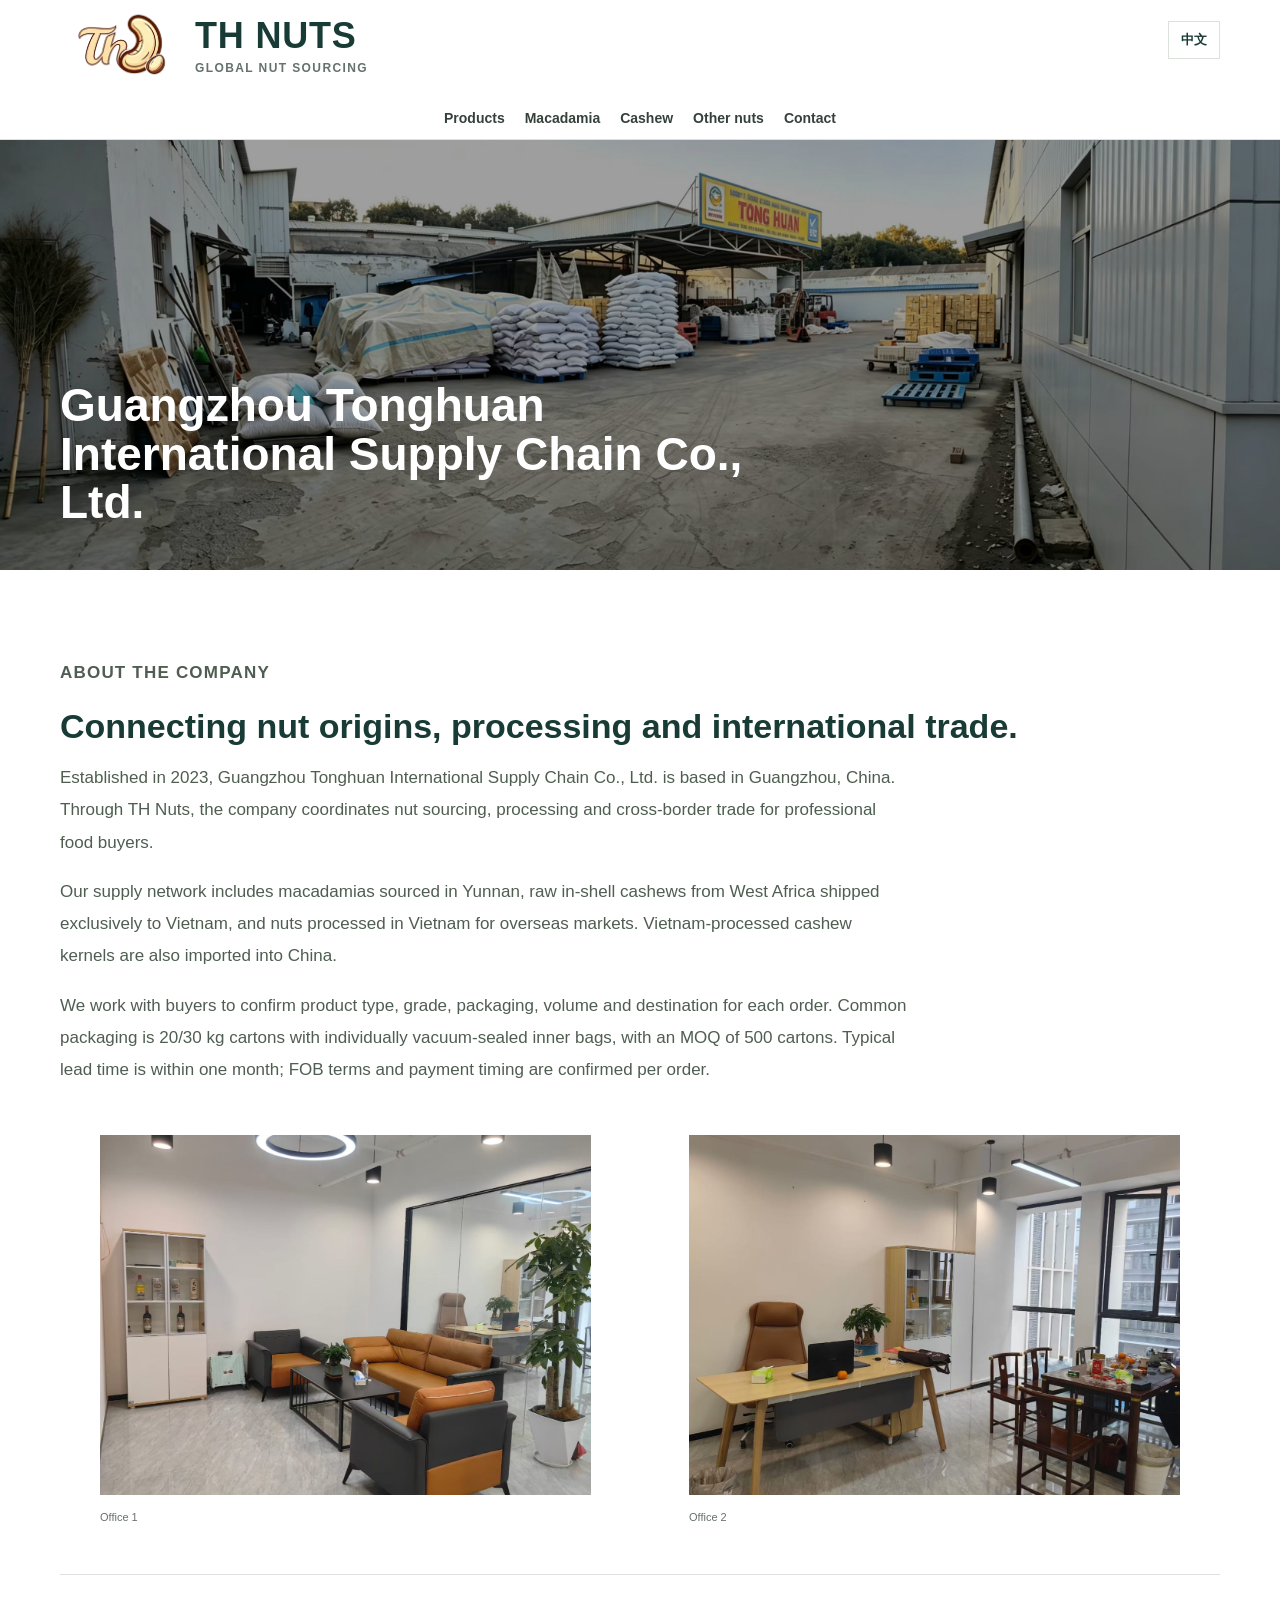
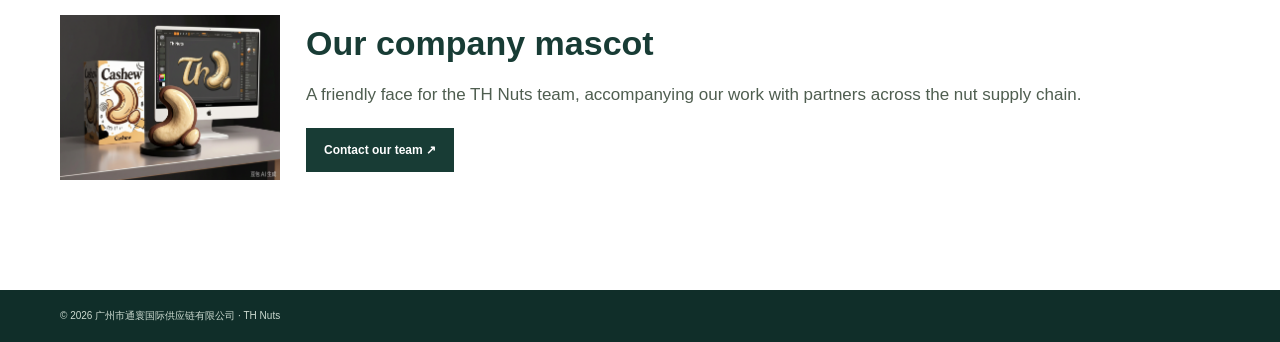
<file: company.html>
<!doctype html>
<html lang="en"><head><meta charset="utf-8"><meta name="viewport" content="width=device-width, initial-scale=1"><meta name="description" content="Company introduction for Guangzhou Tonghuan International Supply Chain Co., Ltd."><title>Company | TH Nuts</title><link rel="stylesheet" href="product-page.css"><style>
.company-hero{height:430px;position:relative;background:#172e25}.company-hero img{width:100%;height:100%;object-fit:cover;filter:brightness(.62)}.company-hero h1{position:absolute;left:max(24px,calc((100% - 1160px)/2));bottom:34px;color:#fff;font-size:46px}.company-intro{padding:70px 0}.company-intro h2{font-size:34px}.company-intro p{max-width:850px;font-size:17px;line-height:1.9;color:#4f5e50}.office-grid{display:grid;grid-template-columns:1fr 1fr;gap:18px;margin:32px 0}.office-grid img{width:100%;height:360px;object-fit:cover}.mascot-row{display:grid;grid-template-columns:220px 1fr;gap:26px;align-items:center;padding:40px 0;border-top:1px solid #dce2db}.mascot-row img{width:100%;max-height:260px;object-fit:contain}.company-hero .en,.company-hero .zh{display:none}body:not(.zh) .company-hero .en,body.zh .company-hero .zh{display:block}
@media(max-width:760px){.company-hero{height:330px}.company-hero h1{font-size:34px;left:18px;right:18px}.company-intro{padding:48px 0}.company-intro h2{font-size:28px}.office-grid{grid-template-columns:1fr}.office-grid img{height:260px}.mascot-row{grid-template-columns:1fr}.mascot-row img{max-width:220px}}
</style></head><body>
<header class="bar"><div class="wrap bar-in"><a class="brand" href="index.html" aria-label="TH Nuts home"><img src="th-nuts-logo.png" alt="TH Nuts 企业标志"><span><span class="brand-name">TH NUTS</span><small>GLOBAL NUT SOURCING</small></span></a><nav><a href="index.html#products" data-en>Products</a><a href="index.html#products" data-zh>产品</a><a href="macadamia.html" data-en>Macadamia</a><a href="macadamia.html" data-zh>夏威夷果</a><a href="cashew.html" data-en>Cashew</a><a href="cashew.html" data-zh>腰果</a><a href="other-nuts.html" data-en>Other nuts</a><a href="other-nuts.html" data-zh>其他坚果</a><a href="index.html#contact" data-en>Contact</a><a href="index.html#contact" data-zh>联系</a></nav><button class="lang" type="button">中文</button></div></header>
<main><section class="company-hero"><img src="company-sign.jpg" alt="Company sign"><h1 class="en">Guangzhou Tonghuan International Supply Chain Co., Ltd.</h1><h1 class="zh">广州市通寰国际供应链有限公司</h1></section><section class="company-intro"><div class="wrap"><p class="eyebrow" data-en>ABOUT THE COMPANY</p><p class="eyebrow" data-zh>公司介绍</p><h2 data-en>Connecting nut origins, processing and international trade.</h2><h2 data-zh>连接坚果产地、加工与国际贸易</h2><p data-en>Established in 2023, Guangzhou Tonghuan International Supply Chain Co., Ltd. is based in Guangzhou, China. Through TH Nuts, the company coordinates nut sourcing, processing and cross-border trade for professional food buyers.</p><p data-zh>广州市通寰国际供应链有限公司成立于2023年，立足中国广州。公司以 TH Nuts 品牌开展坚果采购、加工协同与跨境贸易，为专业食品采购商提供产品对接服务。</p><p data-en>Our supply network includes macadamias sourced in Yunnan, raw in-shell cashews from West Africa shipped exclusively to Vietnam, and nuts processed in Vietnam for overseas markets. Vietnam-processed cashew kernels are also imported into China.</p><p data-zh>供应链涵盖云南夏威夷果采购、西非带壳生腰果原料专供越南，以及越南加工坚果销往海外市场；越南加工的腰果仁另有进口回中国的贸易路线。</p><p data-en>We work with buyers to confirm product type, grade, packaging, volume and destination for each order. Common packaging is 20/30 kg cartons with individually vacuum-sealed inner bags, with an MOQ of 500 cartons. Typical lead time is within one month; FOB terms and payment timing are confirmed per order.</p><p data-zh>我们根据每笔订单与采购商确认产品类别、规格、包装、数量及目的地。常见包装为20/30公斤纸箱，内装独立抽真空密封袋，最小起订量500箱。常见交期一个月内，FOB及付款安排按订单确认。</p><div class="office-grid"><figure><img src="office-1.jpeg" alt="TH Nuts office interior"><figcaption><span data-en>Office 1</span><span data-zh>办公室照片 1</span></figcaption></figure><figure><img src="office-2.jpeg" alt="TH Nuts office workspace"><figcaption><span data-en>Office 2</span><span data-zh>办公室照片 2</span></figcaption></figure></div><div class="mascot-row"><img src="company-mascot.png" alt="TH Nuts company mascot"><div><h2 data-en>Our company mascot</h2><h2 data-zh>公司吉祥物</h2><p data-en>A friendly face for the TH Nuts team, accompanying our work with partners across the nut supply chain.</p><p data-zh>吉祥物代表 TH Nuts 团队的亲和形象，也陪伴我们与坚果供应链合作伙伴展开交流。</p><a class="btn" href="index.html#contact" data-en>Contact our team ↗</a><a class="btn" href="index.html#contact" data-zh>联系业务团队 ↗</a></div></div></div></section></main><footer><div class="wrap">© 2026 广州市通寰国际供应链有限公司 · TH Nuts</div></footer><script>const b=document.body,s=document.querySelector('.lang');if(localStorage.getItem('thnuts-language')==='zh')b.classList.add('zh');function u(){document.documentElement.lang=b.classList.contains('zh')?'zh-CN':'en';s.textContent=b.classList.contains('zh')?'EN':'中文'}u();s.addEventListener('click',()=>{b.classList.toggle('zh');localStorage.setItem('thnuts-language',b.classList.contains('zh')?'zh':'en');u()});</script></body></html>
</file>
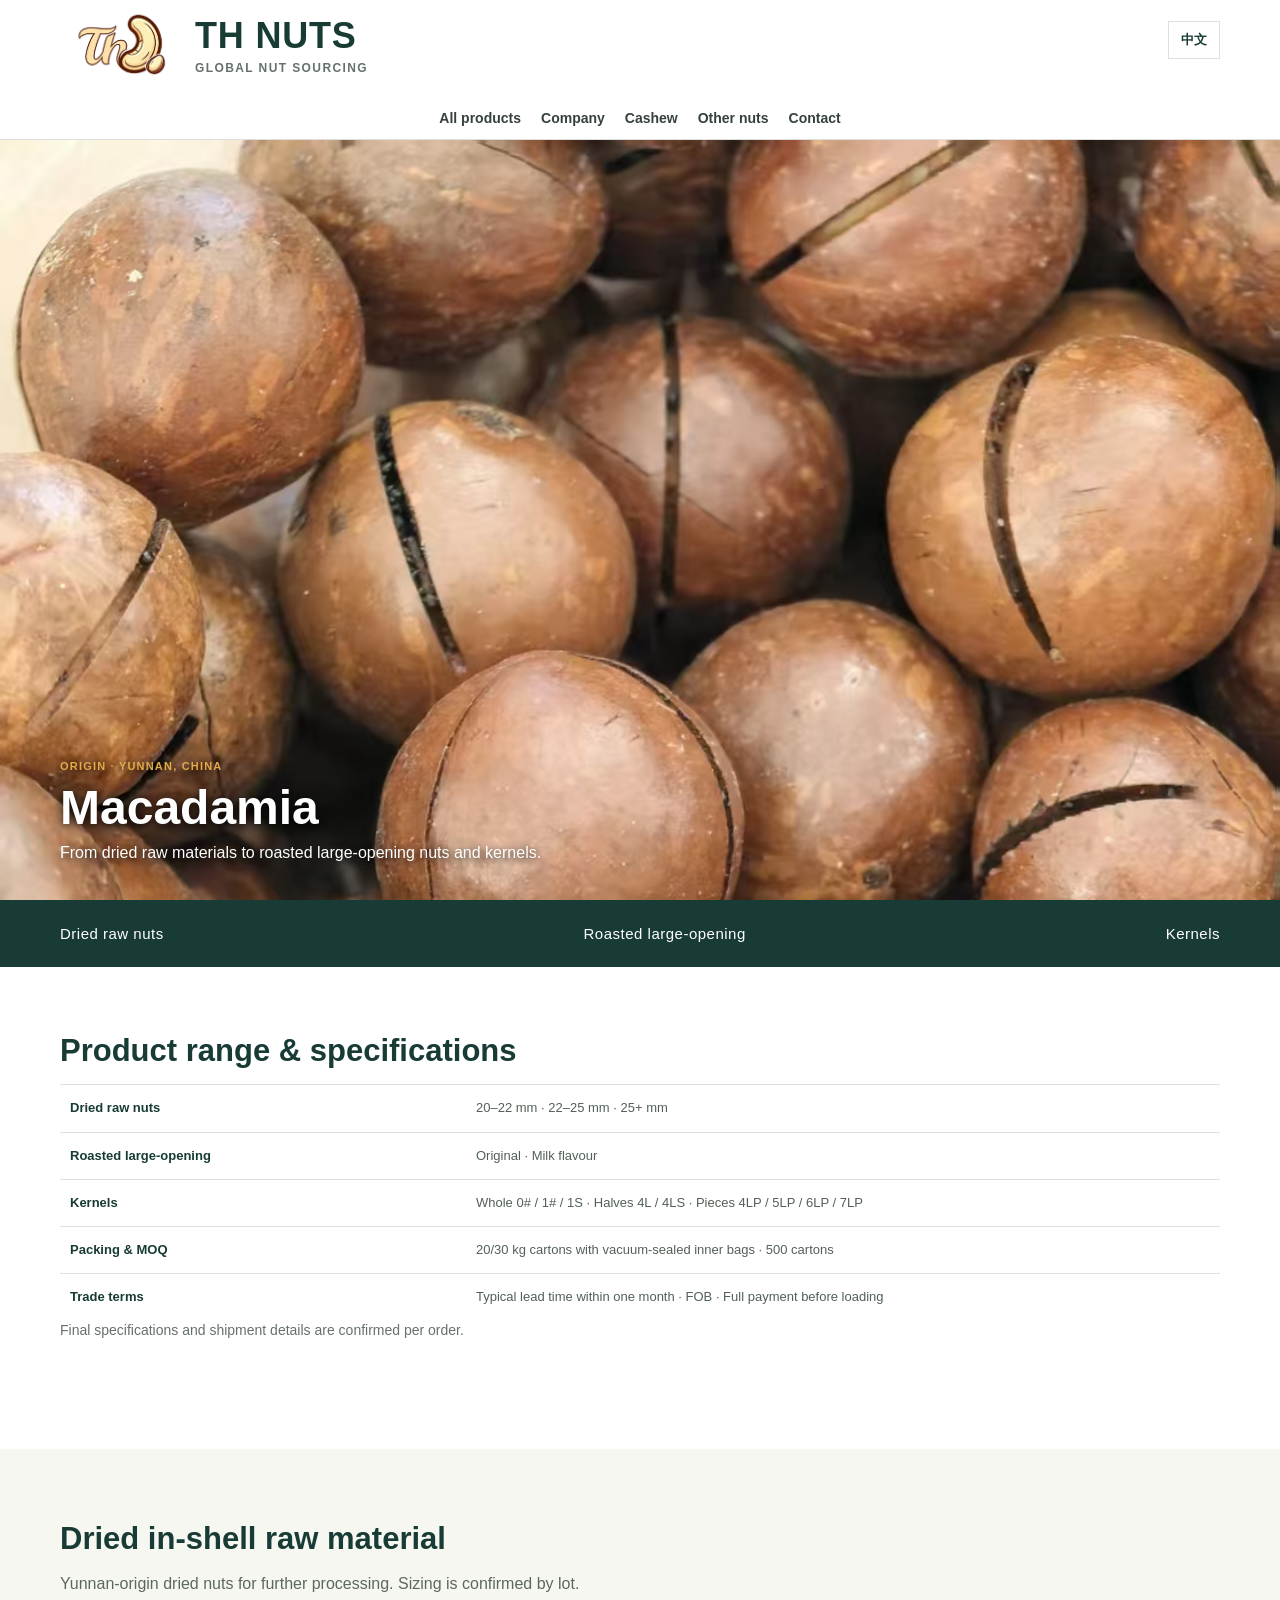
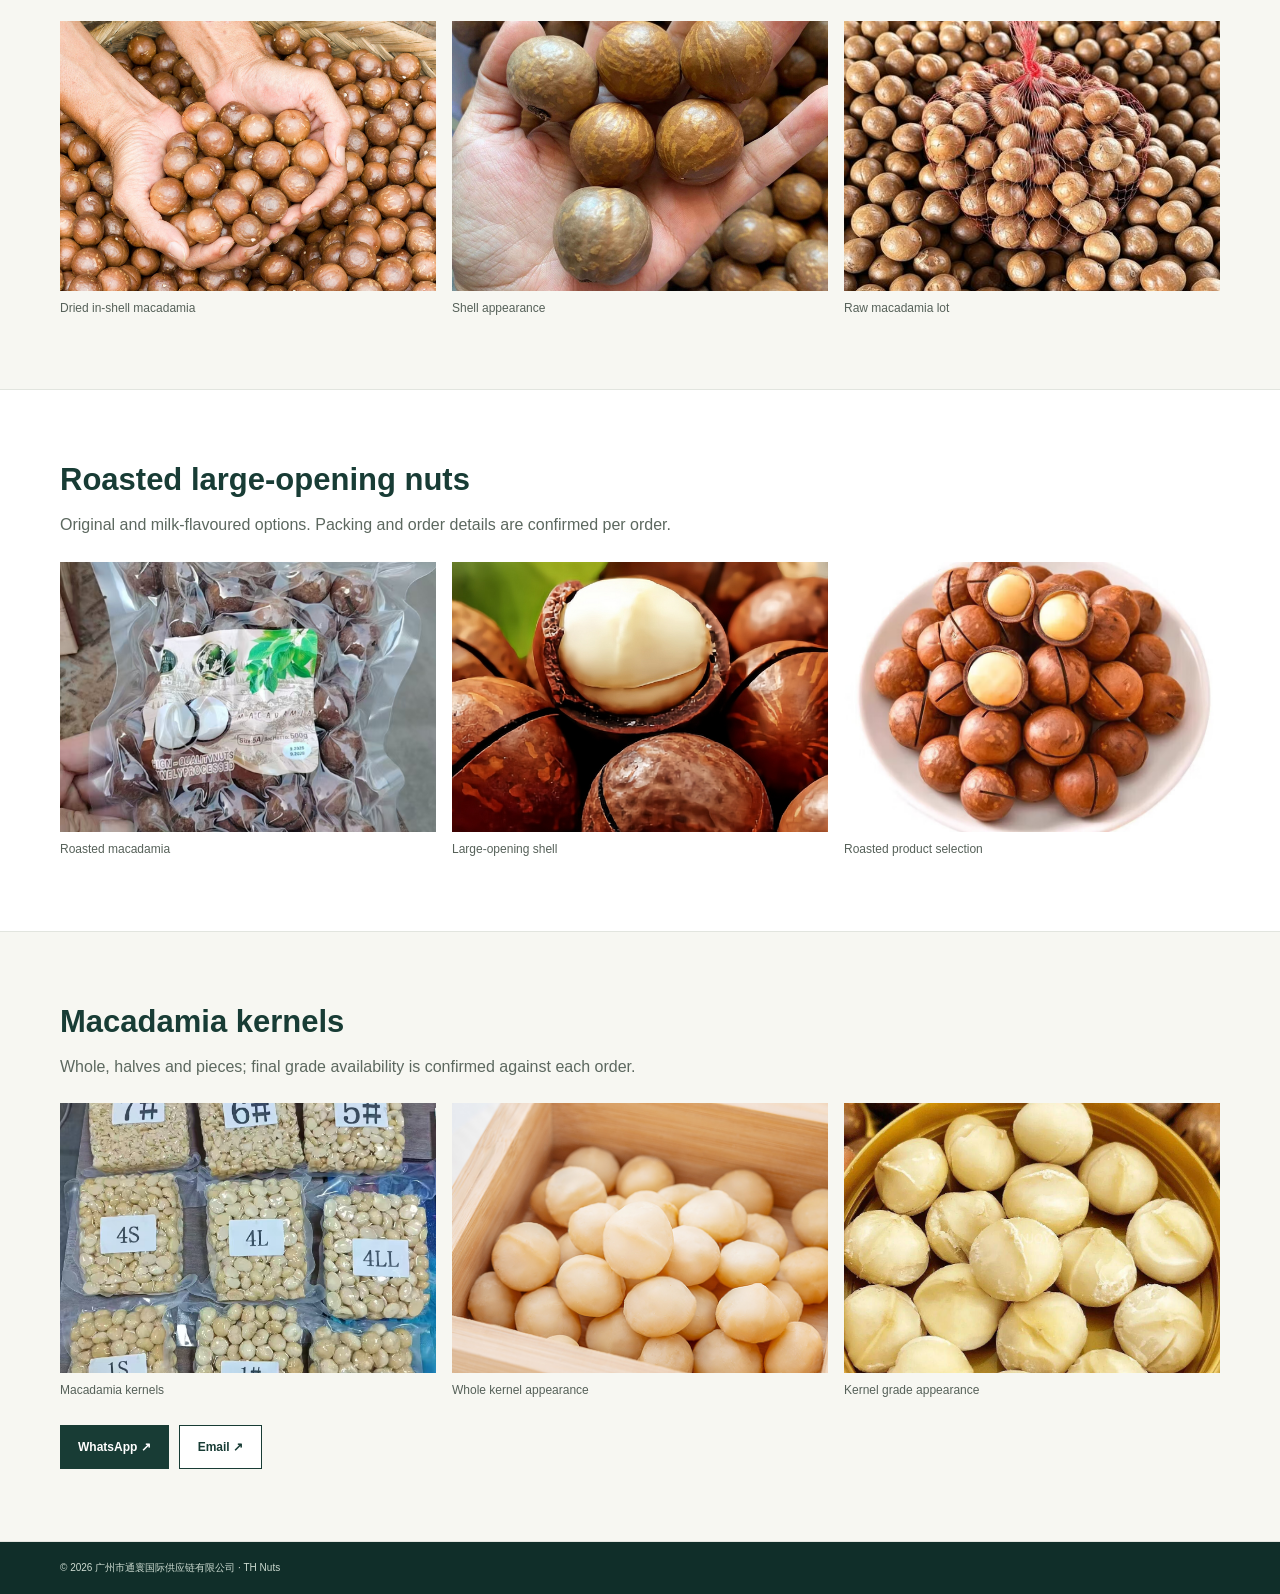
<file: macadamia.html>
<!doctype html>
<html lang="en">
<head><meta charset="utf-8"><meta name="viewport" content="width=device-width, initial-scale=1"><meta name="description" content="TH Nuts macadamia product range from Yunnan, China."><title>Macadamia | TH Nuts</title><link rel="stylesheet" href="product-page.css">
<style>
.maca-hero{height:min(70vw,760px);min-height:520px;background:#050505;display:grid;place-items:center;position:relative;overflow:hidden}.maca-hero video{width:100%;height:100%;object-fit:contain}.maca-title{position:absolute;left:max(24px,calc((100% - 1160px)/2));bottom:34px;color:white;text-shadow:0 2px 10px #000}.maca-title h1{margin:8px 0;font-size:48px}.maca-title p{margin:0;max-width:520px}.maca-group{padding:72px 0;border-bottom:1px solid #e2e5df}.maca-group:nth-child(even){background:#f7f7f2}.maca-group h2{margin:0 0 8px}.maca-group p{color:#5c685f}.maca-photos{display:grid;grid-template-columns:repeat(3,1fr);gap:16px;margin-top:24px}.maca-photos figure{margin:0}.maca-photos img{display:block;width:100%;height:270px;object-fit:cover;background:#f1f1eb}.maca-photos figcaption{font-size:12px;color:#566159;padding-top:8px}
@media(max-width:760px){.maca-hero{height:70vh;min-height:480px}.maca-title{left:18px;right:18px;bottom:20px}.maca-title h1{font-size:37px}.maca-group{padding:48px 0}.maca-photos{grid-template-columns:1fr 1fr;gap:10px}.maca-photos img{height:190px}.maca-photos figure:last-child:nth-child(odd){grid-column:span 2}}
</style></head>
<body>
<header class="bar"><div class="wrap bar-in"><a class="brand" href="index.html" aria-label="TH Nuts home"><img src="th-nuts-logo.png" alt="TH Nuts 企业标志"><span><span class="brand-name">TH NUTS</span><small>GLOBAL NUT SOURCING</small></span></a><nav><a href="index.html#products" data-en>All products</a><a href="index.html#products" data-zh>全部产品</a><a href="company.html" data-en>Company</a><a href="company.html" data-zh>公司介绍</a><a href="cashew.html" data-en>Cashew</a><a href="cashew.html" data-zh>腰果</a><a href="other-nuts.html" data-en>Other nuts</a><a href="other-nuts.html" data-zh>其他坚果</a><a href="index.html#contact" data-en>Contact</a><a href="index.html#contact" data-zh>联系</a></nav><button class="lang" type="button">中文</button></div></header>
<main>
<section class="maca-hero"><video autoplay muted loop playsinline poster="macadamia-raw.jpg" aria-label="AI-generated macadamia video"><source src="macadamia-16x9-cropped.mp4" type="video/mp4"></video><div class="maca-title"><div class="eyebrow" data-en>Origin · Yunnan, China</div><div class="eyebrow" data-zh>产地 · 中国云南</div><h1 data-en>Macadamia</h1><h1 data-zh>夏威夷果</h1><p data-en>From dried raw materials to roasted large-opening nuts and kernels.</p><p data-zh>从壳果烘干原料，到烘烤大开口果与果仁。</p></div></section>
<nav class="category-tabs"><div class="wrap"><a href="#raw" data-en>Dried raw nuts</a><a href="#raw" data-zh>烘干原料</a><a href="#roasted" data-en>Roasted large-opening</a><a href="#roasted" data-zh>烘烤大开口</a><a href="#kernels" data-en>Kernels</a><a href="#kernels" data-zh>果仁</a></div></nav>
<section class="content"><div class="wrap"><h2 data-en>Product range & specifications</h2><h2 data-zh>产品类别与规格</h2><table class="spec"><tbody><tr><th data-en>Dried raw nuts</th><th data-zh>壳果烘干原料</th><td>20–22 mm · 22–25 mm · 25+ mm</td></tr><tr><th data-en>Roasted large-opening</th><th data-zh>烘烤大开口</th><td data-en>Original · Milk flavour</td><td data-zh>原味 · 奶香味</td></tr><tr><th data-en>Kernels</th><th data-zh>果仁</th><td data-en>Whole 0# / 1# / 1S · Halves 4L / 4LS · Pieces 4LP / 5LP / 6LP / 7LP</td><td data-zh>整仁 0# / 1# / 1S · 半仁 4L / 4LS · 碎仁 4LP / 5LP / 6LP / 7LP</td></tr><tr><th data-en>Packing & MOQ</th><th data-zh>包装与起订量</th><td data-en>20/30 kg cartons with vacuum-sealed inner bags · 500 cartons</td><td data-zh>20/30 kg 纸箱，内装独立抽真空密封袋 · 最小起订量 500 箱</td></tr><tr><th data-en>Trade terms</th><th data-zh>贸易条款</th><td data-en>Typical lead time within one month · FOB · Full payment before loading</td><td data-zh>常见交期一个月内 · FOB · 装船前收齐全款</td></tr></tbody></table><p class="intro" data-en>Final specifications and shipment details are confirmed per order.</p><p class="intro" data-zh>最终规格与装运细节按订单确认。</p></div></section>
<section class="maca-group" id="raw"><div class="wrap"><h2 data-en>Dried in-shell raw material</h2><h2 data-zh>壳果烘干原料</h2><p data-en>Yunnan-origin dried nuts for further processing. Sizing is confirmed by lot.</p><p data-zh>云南产烘干壳果原料，尺寸按批次确认。</p><div class="maca-photos"><figure><img src="macadamia-raw-2.jpg" alt="Dried in-shell macadamia"><figcaption data-en>Dried in-shell macadamia</figcaption><figcaption data-zh>烘干壳果</figcaption></figure><figure><img src="macadamia-raw-3.jpg" alt="Macadamia shell close-up"><figcaption data-en>Shell appearance</figcaption><figcaption data-zh>壳果外观</figcaption></figure><figure><img src="macadamia-raw-4.jpeg" alt="Macadamias in a net bag"><figcaption data-en>Raw macadamia lot</figcaption><figcaption data-zh>壳果原料批次</figcaption></figure></div></div></section>
<section class="maca-group" id="roasted"><div class="wrap"><h2 data-en>Roasted large-opening nuts</h2><h2 data-zh>烘烤大开口果</h2><p data-en>Original and milk-flavoured options. Packing and order details are confirmed per order.</p><p data-zh>提供原味与奶香味，包装及订单细节按订单确认。</p><div class="maca-photos"><figure><img src="macadamia-roasted.jpg" alt="Roasted macadamias"><figcaption data-en>Roasted macadamia</figcaption><figcaption data-zh>烘烤夏威夷果</figcaption></figure><figure><img src="macadamia-roasted-2.jpeg" alt="Macadamia with open shell"><figcaption data-en>Large-opening shell</figcaption><figcaption data-zh>大开口壳果</figcaption></figure><figure><img src="macadamia-roasted-3.jpg" alt="Roasted macadamias served in a bowl"><figcaption data-en>Roasted product selection</figcaption><figcaption data-zh>烘烤产品展示</figcaption></figure></div></div></section>
<section class="maca-group" id="kernels"><div class="wrap"><h2 data-en>Macadamia kernels</h2><h2 data-zh>夏威夷果仁</h2><p data-en>Whole, halves and pieces; final grade availability is confirmed against each order.</p><p data-zh>提供整仁、半仁与碎仁，最终等级及供应情况按订单确认。</p><div class="maca-photos"><figure><img src="macadamia-kernels-2.jpg" alt="Macadamia kernels"><figcaption data-en>Macadamia kernels</figcaption><figcaption data-zh>夏威夷果仁</figcaption></figure><figure><img src="macadamia-kernels-3.jpg" alt="Macadamia kernels in wooden tray"><figcaption data-en>Whole kernel appearance</figcaption><figcaption data-zh>整仁外观</figcaption></figure><figure><img src="macadamia-kernel-grades.jpeg" alt="Macadamia kernel grades"><figcaption data-en>Kernel grade appearance</figcaption><figcaption data-zh>果仁等级外观</figcaption></figure></div><div class="actions"><a class="btn" href="https://wa.me/8618565444337" target="_blank" rel="noreferrer">WhatsApp ↗</a><a class="btn alt" href="mailto:enochpeng97@gmail.com">Email ↗</a></div></div></section>
</main><footer><div class="wrap">© 2026 广州市通寰国际供应链有限公司 · TH Nuts</div></footer><script>const b=document.body,s=document.querySelector('.lang');if(localStorage.getItem('thnuts-language')==='zh')b.classList.add('zh');function u(){document.documentElement.lang=b.classList.contains('zh')?'zh-CN':'en';s.textContent=b.classList.contains('zh')?'EN':'中文'}u();s.addEventListener('click',()=>{b.classList.toggle('zh');localStorage.setItem('thnuts-language',b.classList.contains('zh')?'zh':'en');u()});</script></body></html>
</file>
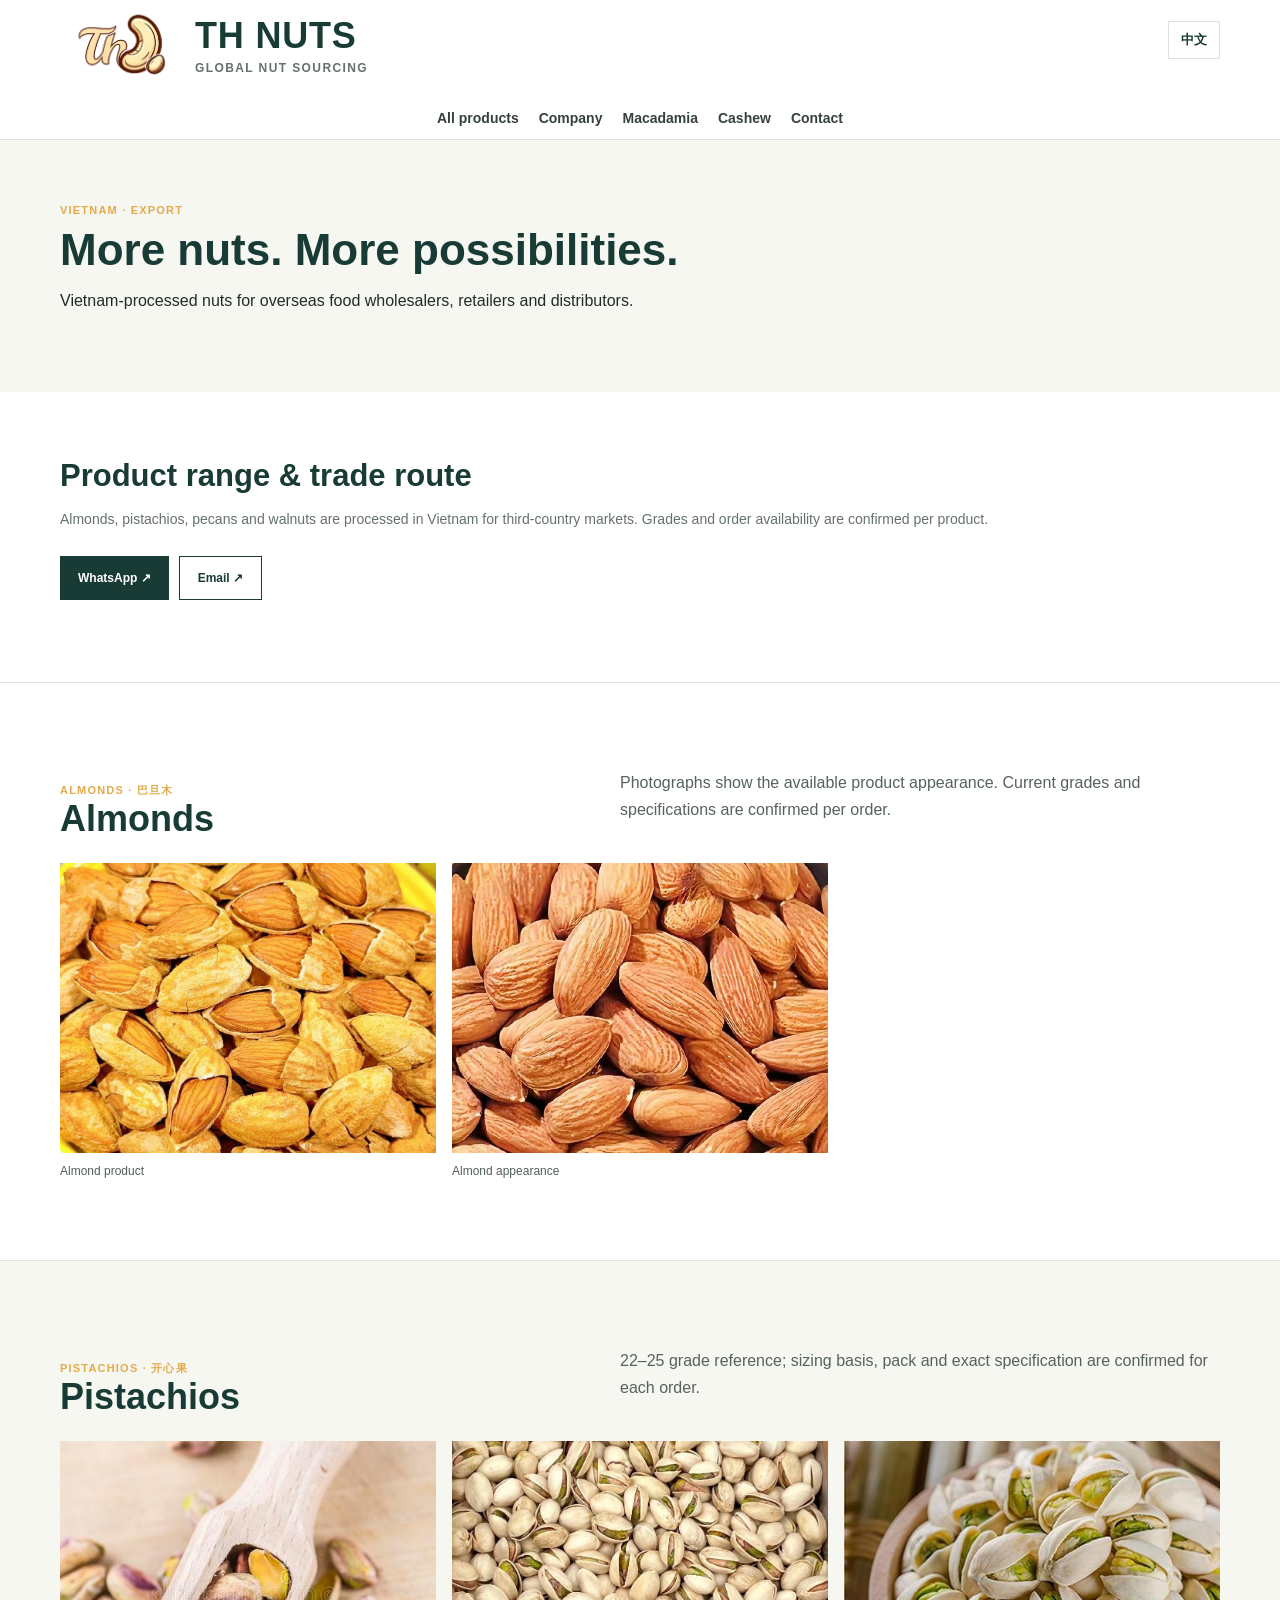
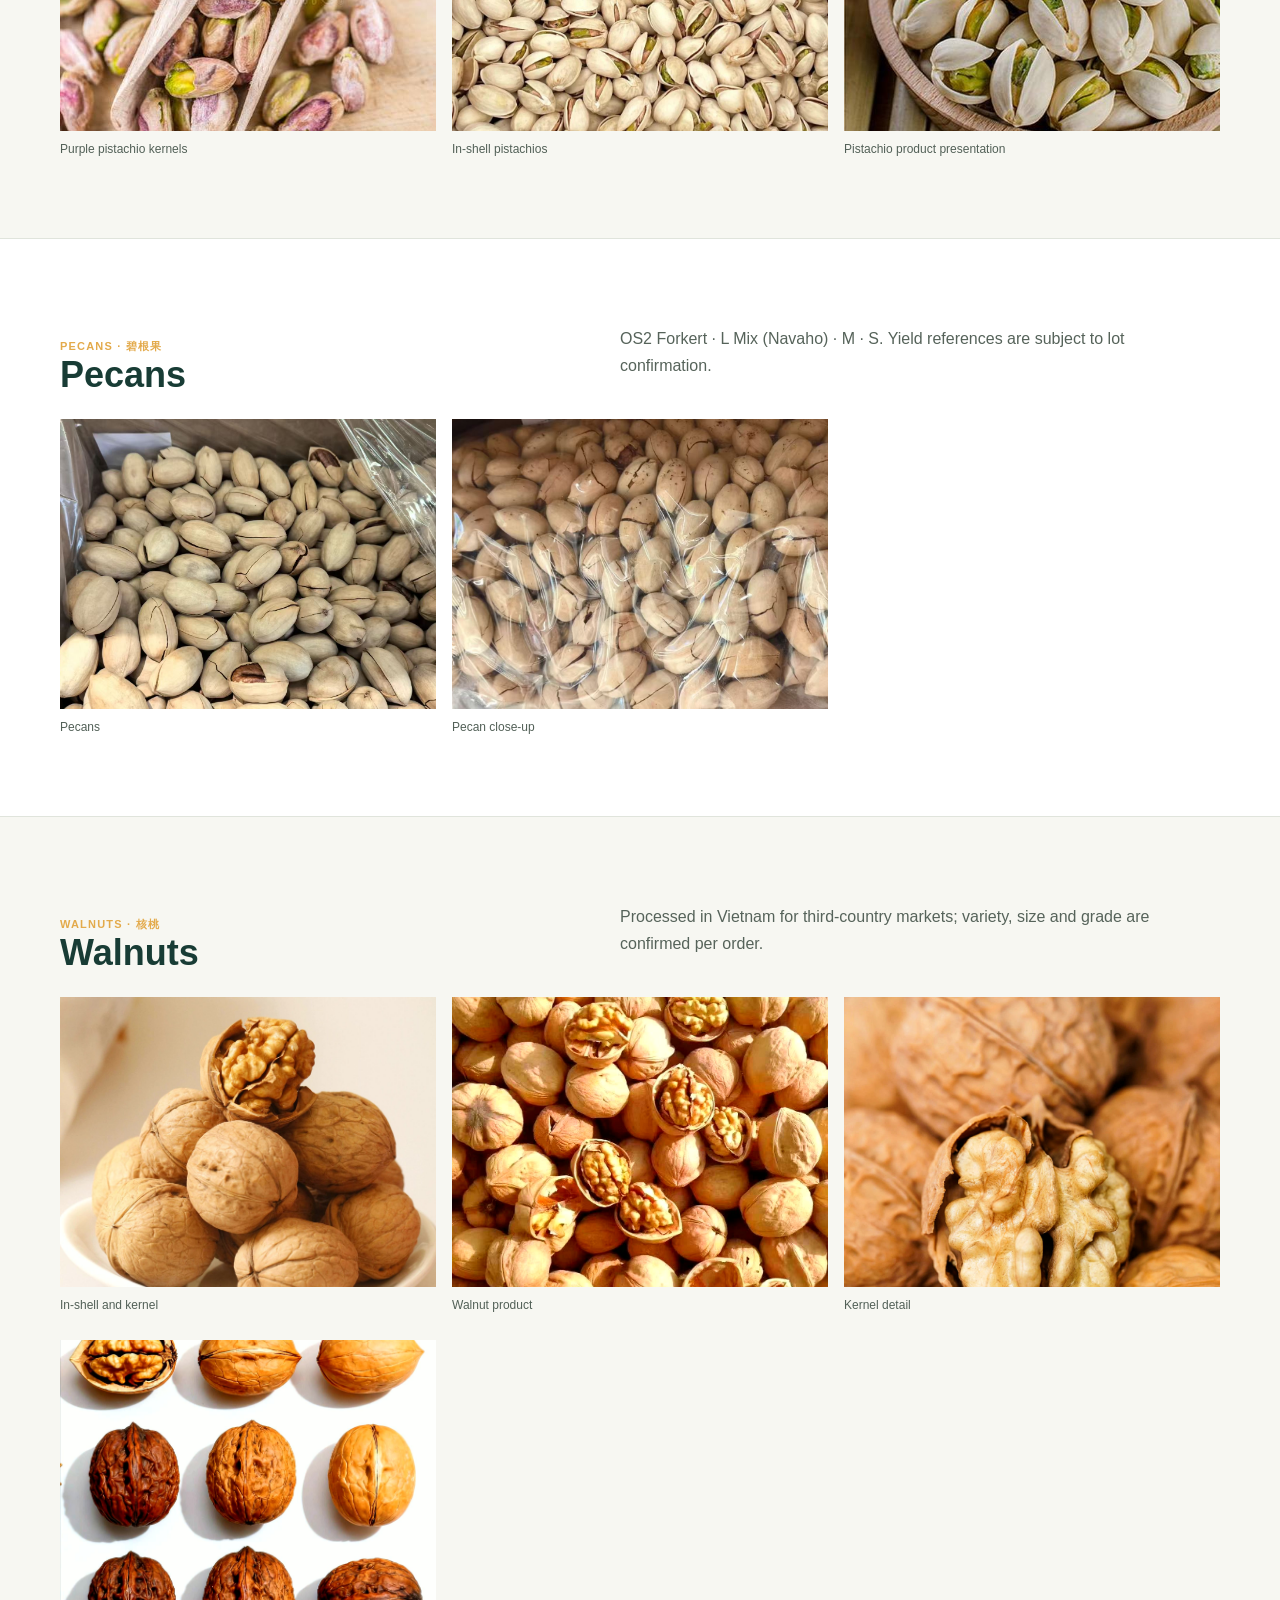
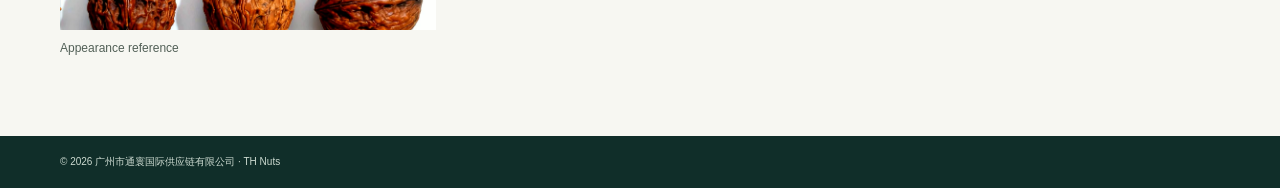
<file: other-nuts.html>
<!doctype html><html lang="en"><head><meta charset="utf-8"><meta name="viewport" content="width=device-width, initial-scale=1"><meta name="description" content="TH Nuts Vietnam-processed pecans, pistachios, almonds and walnuts."><title>Other nuts | TH Nuts</title><link rel="stylesheet" href="product-page.css"><style>
.nuts-intro{padding:62px 0;background:#f7f7f2}.nuts-intro h1{font-size:44px;color:#183c35}.nut-section{padding:70px 0;border-top:1px solid #e0e4dc;scroll-margin-top:120px}.nut-section:nth-child(even){background:#f7f7f2}.nut-head{display:flex;justify-content:space-between;align-items:end;gap:30px;margin-bottom:24px}.nut-head h2{font-size:36px;margin:0}.nut-head p{max-width:600px;color:#56635a;line-height:1.7}.nut-gallery{display:grid;grid-template-columns:repeat(3,1fr);gap:16px}.nut-gallery figure{margin:0}.nut-gallery img{display:block;width:100%;height:290px;object-fit:cover;background:#eee}.nut-gallery figcaption{padding:9px 0;color:#526057;font-size:12px}
@media(max-width:760px){.nuts-intro{padding:45px 0}.nuts-intro h1{font-size:35px}.nut-section{padding:48px 0;scroll-margin-top:150px}.nut-head{display:block}.nut-head h2{font-size:30px}.nut-gallery{grid-template-columns:1fr 1fr;gap:10px}.nut-gallery img{height:190px}.nut-gallery figure:last-child:nth-child(odd){grid-column:span 2}}
</style></head><body>
<header class="bar"><div class="wrap bar-in"><a class="brand" href="index.html" aria-label="TH Nuts home"><img src="th-nuts-logo.png" alt="TH Nuts 企业标志"><span><span class="brand-name">TH NUTS</span><small>GLOBAL NUT SOURCING</small></span></a><nav><a href="index.html#products" data-en>All products</a><a href="index.html#products" data-zh>全部产品</a><a href="company.html" data-en>Company</a><a href="company.html" data-zh>公司介绍</a><a href="macadamia.html" data-en>Macadamia</a><a href="macadamia.html" data-zh>夏威夷果</a><a href="cashew.html" data-en>Cashew</a><a href="cashew.html" data-zh>腰果</a><a href="index.html#contact" data-en>Contact</a><a href="index.html#contact" data-zh>联系</a></nav><button class="lang" type="button">中文</button></div></header>
<main><section class="nuts-intro"><div class="wrap"><div class="eyebrow" data-en>VIETNAM · EXPORT</div><div class="eyebrow" data-zh>越南加工 · 出口海外</div><h1 data-en>More nuts. More possibilities.</h1><h1 data-zh>其他坚果品类</h1><p data-en>Vietnam-processed nuts for overseas food wholesalers, retailers and distributors.</p><p data-zh>越南加工坚果，面向海外食品批发商、零售商及贸易经销商。</p></div></section>
<section class="content"><div class="wrap"><h2 data-en>Product range & trade route</h2><h2 data-zh>产品范围与贸易路线</h2><p class="intro" data-en>Almonds, pistachios, pecans and walnuts are processed in Vietnam for third-country markets. Grades and order availability are confirmed per product.</p><p class="intro" data-zh>巴旦木、开心果、碧根果与核桃在越南加工，销往第三方海外市场。具体规格与订单供应情况按产品确认。</p><div class="actions"><a class="btn" href="https://wa.me/8618565444337" target="_blank" rel="noreferrer">WhatsApp ↗</a><a class="btn alt" href="mailto:enochpeng97@gmail.com">Email ↗</a></div></div></section>
<section class="nut-section" id="almonds"><div class="wrap"><div class="nut-head"><div><div class="eyebrow">ALMONDS · 巴旦木</div><h2 data-en>Almonds</h2><h2 data-zh>巴旦木</h2></div><p><span data-en>Photographs show the available product appearance. Current grades and specifications are confirmed per order.</span><span data-zh>照片展示产品外观，当前供应等级与具体规格按订单确认。</span></p></div><div class="nut-gallery"><figure><img src="almonds-1.jpeg" alt="Almonds product photograph"><figcaption data-en>Almond product</figcaption><figcaption data-zh>巴旦木产品</figcaption></figure><figure><img src="almonds-2.jpg" alt="Almonds product close-up"><figcaption data-en>Almond appearance</figcaption><figcaption data-zh>巴旦木外观</figcaption></figure></div></div></section>
<section class="nut-section" id="pistachios"><div class="wrap"><div class="nut-head"><div><div class="eyebrow">PISTACHIOS · 开心果</div><h2 data-en>Pistachios</h2><h2 data-zh>开心果</h2></div><p><span data-en>22–25 grade reference; sizing basis, pack and exact specification are confirmed for each order.</span><span data-zh>22–25 规格参考，尺寸口径、包装及具体规格按订单确认。</span></p></div><div class="nut-gallery"><figure><img src="pistachio-purple.jpeg" alt="Purple pistachio kernels"><figcaption data-en>Purple pistachio kernels</figcaption><figcaption data-zh>紫衣开心果仁</figcaption></figure><figure><img src="pistachio-shell.png" alt="In-shell pistachios"><figcaption data-en>In-shell pistachios</figcaption><figcaption data-zh>带壳开心果</figcaption></figure><figure><img src="pistachio-bowl.jpeg" alt="Pistachios served in a bowl"><figcaption data-en>Pistachio product presentation</figcaption><figcaption data-zh>开心果产品展示</figcaption></figure></div></div></section>
<section class="nut-section" id="pecans"><div class="wrap"><div class="nut-head"><div><div class="eyebrow">PECANS · 碧根果</div><h2 data-en>Pecans</h2><h2 data-zh>碧根果</h2></div><p><span data-en>OS2 Forkert · L Mix (Navaho) · M · S. Yield references are subject to lot confirmation.</span><span data-zh>OS2 Forkert · L Mix (Navaho) · M · S，出仁率参考按批次确认。</span></p></div><div class="nut-gallery"><figure><img src="pecans.jpg" alt="Pecan nuts"><figcaption data-en>Pecans</figcaption><figcaption data-zh>碧根果</figcaption></figure><figure><img src="pecans-closeup.jpg" alt="Pecan close-up"><figcaption data-en>Pecan close-up</figcaption><figcaption data-zh>碧根果特写</figcaption></figure></div></div></section>
<section class="nut-section" id="walnuts"><div class="wrap"><div class="nut-head"><div><div class="eyebrow">WALNUTS · 核桃</div><h2 data-en>Walnuts</h2><h2 data-zh>核桃</h2></div><p><span data-en>Processed in Vietnam for third-country markets; variety, size and grade are confirmed per order.</span><span data-zh>越南加工后销往第三方海外市场，品种、尺寸与等级按订单确认。</span></p></div><div class="nut-gallery"><figure><img src="walnut-whole.jpg" alt="In-shell walnuts and kernels"><figcaption data-en>In-shell and kernel</figcaption><figcaption data-zh>带壳核桃与果仁</figcaption></figure><figure><img src="walnut-bulk.jpg" alt="Walnut product close-up"><figcaption data-en>Walnut product</figcaption><figcaption data-zh>核桃产品</figcaption></figure><figure><img src="walnut-detail.jpg" alt="Walnut kernel detail"><figcaption data-en>Kernel detail</figcaption><figcaption data-zh>核桃仁细节</figcaption></figure><figure><img src="walnut-selection.jpg" alt="Walnut appearance reference"><figcaption data-en>Appearance reference</figcaption><figcaption data-zh>外观参考</figcaption></figure></div></div></section></main>
<footer><div class="wrap">© 2026 广州市通寰国际供应链有限公司 · TH Nuts</div></footer><script>const b=document.body,s=document.querySelector('.lang');if(localStorage.getItem('thnuts-language')==='zh')b.classList.add('zh');function u(){document.documentElement.lang=b.classList.contains('zh')?'zh-CN':'en';s.textContent=b.classList.contains('zh')?'EN':'中文'}u();s.addEventListener('click',()=>{b.classList.toggle('zh');localStorage.setItem('thnuts-language',b.classList.contains('zh')?'zh':'en');u()});</script></body></html>
</file>
<file: product-page.css>
* { box-sizing: border-box; }
body { margin: 0; background: #fff; color: #202c28; font-family: Arial, Helvetica, sans-serif; line-height: 1.55; }
a { color: inherit; }
.wrap { width: min(1160px, calc(100% - 48px)); margin: auto; }
.bar { position: sticky; top: 0; z-index: 5; background: #fff; border-bottom: 1px solid #dce2db; }
.bar-in { min-height: 72px; display: flex; align-items: center; gap: 24px; }
.brand { margin-right: auto; color: #183c35; font-size: 21px; font-weight: 800; text-decoration: none; }
.brand small { display: block; color: #65716b; font-size: 9px; letter-spacing: 1px; }
.bar nav { display: flex; gap: 20px; }
.bar nav a { color: #35413b; font-size: 14px; font-weight: 700; text-decoration: none; }
.bar nav a:hover { color: #819740; }
.lang { border: 1px solid #dce2db; background: white; color: #183c35; padding: 9px 12px; font-weight: 700; cursor: pointer; }
.hero { min-height: 375px; display: flex; align-items: end; color: white; background: linear-gradient(0deg,rgba(15,43,37,.92),rgba(15,43,37,.08)),var(--img) center/cover; }
.hero-in { padding: 50px 0; }
.eyebrow { color: #e3aa4b; font-size: 11px; font-weight: 800; letter-spacing: 1.2px; text-transform: uppercase; }
h1 { max-width: 720px; margin: 8px 0 10px; font-size: clamp(36px,5vw,58px); line-height: 1.05; }
.hero p { max-width: 600px; margin: 0; color: #e5ede6; }
.content { padding: 66px 0 82px; }
.cols { display: grid; grid-template-columns: 1fr .9fr; gap: 52px; align-items: start; }
h2 { margin: 0 0 16px; color: #183c35; font-size: 31px; line-height: 1.13; }
.intro { margin: 0 0 25px; color: #65716b; font-size: 14px; }
.spec { width: 100%; border-collapse: collapse; }
.spec th,.spec td { padding: 13px 10px; border-top: 1px solid #dce2db; text-align: left; font-size: 13px; vertical-align: top; }
.spec th { width: 35%; color: #183c35; }
.spec td { color: #526057; }
.gallery { display: grid; grid-template-columns: 1fr 1fr; gap: 10px; }
.gallery figure { margin: 0; }
.gallery figure:first-child { grid-column: span 2; }
.gallery img { display: block; width: 100%; height: 230px; object-fit: cover; background: #f7f7f2; }
.gallery figure:not(:first-child) img { height: 145px; }
figcaption { padding-top: 7px; color: #65716b; font-size: 11px; }
.callout { margin-top: 34px; padding: 19px 21px; background: #f3f5ef; border-left: 3px solid #91a84f; color: #45534c; font-size: 13px; }
.actions { display: flex; gap: 10px; flex-wrap: wrap; margin-top: 25px; }
.btn { min-height: 44px; display: inline-flex; align-items: center; padding: 0 18px; background: #183c35; color: white; font-size: 12px; font-weight: 700; text-decoration: none; }
.btn.alt { background: white; border: 1px solid #183c35; color: #183c35; }
footer { padding: 18px 0; background: #102e29; color: #ccdad0; font-size: 10px; }
[data-en],[data-zh] { transition: opacity .15s; }
body.zh [data-en] { display: none !important; }
body:not(.zh) [data-zh] { display: none !important; }
.brand{display:flex;align-items:center;gap:12px;font-size:36px;letter-spacing:.8px;line-height:1.1;flex-shrink:0;padding-top:4px}
.brand img{width:123px;height:auto;object-fit:contain}.brand>span{transform:translateY(4px)}.brand small{font-size:12px;letter-spacing:1.4px;margin-top:6px}.bar-in{min-height:132px;flex-wrap:wrap;align-content:center;justify-content:space-between}.bar nav{order:3;width:100%;justify-content:center;flex-wrap:wrap;padding:4px 0 10px}
.cashew-hero{min-height:610px;position:relative;overflow:hidden;background:#183c35;align-items:center}
.cashew-video{position:absolute;inset:0;width:100%;height:100%;object-fit:cover}
.cashew-hero::after{content:'';position:absolute;inset:0;background:linear-gradient(90deg,rgba(13,34,23,.76),rgba(13,34,23,.18))}
.cashew-hero .hero-in{position:relative;z-index:1;padding:65px 0 95px}.cashew-hero h1{font-size:clamp(42px,5.6vw,72px);max-width:850px;margin:18px 0 24px;line-height:1.13}.cashew-hero p{font-size:19px;line-height:1.8;max-width:650px}.hero-cta{display:inline-block;margin-top:30px;color:white;text-decoration:none;border-bottom:1px solid #e3aa4b;padding-bottom:9px;font-weight:bold}
.video-toolbar{position:absolute;bottom:20px;right:28px;z-index:2;color:white;display:flex;gap:16px;align-items:center;font-size:11px}.video-toolbar button{border:1px solid #fff;background:#183c35;color:white;padding:10px 15px;cursor:pointer}
.category-tabs{background:#183c35;color:white}.category-tabs .wrap{display:flex;justify-content:space-between;gap:18px}.category-tabs a{padding:22px 0;font-size:15px;text-decoration:none;letter-spacing:.5px}.category-tabs a:hover{color:#efc76e}
.collection-section{padding:90px 0;scroll-margin-top:180px}.skin-section{background:#f7efdf}.white-section{background:#fffdf6}.shell-section{background:#edf1e8}.collection-grid{display:grid;grid-template-columns:1.15fr 1fr;gap:75px;align-items:center}.reverse .collection-photos{order:2}.reverse{grid-template-columns:1fr 1.15fr}.collection-copy h2{font-size:clamp(32px,3.5vw,48px);line-height:1.18;margin:18px 0 22px}.collection-copy p{font-size:16px;line-height:1.9;color:#4f5e50}.collection-copy .eyebrow{color:#7b6126}.collection-copy dl{display:grid;grid-template-columns:100px 1fr;gap:14px 18px;margin:28px 0;font-size:14px}.collection-copy dt{font-weight:bold;color:#183c35}.collection-copy dd{margin:0;color:#536353}.grade-pills{display:flex;gap:8px;flex-wrap:wrap;margin:24px 0}.grade-pills span{border:1px solid #a9ad94;padding:9px 13px;color:#183c35;font-size:13px;font-weight:bold;border-radius:3px}
.collection-photos figure,.walnut-gallery figure{margin:0;min-width:0}.collection-photos a,.walnut-gallery a{display:block;overflow:hidden;border-radius:5px}.collection-photos img,.walnut-gallery img{width:100%;display:block;object-fit:cover;transition:transform .3s}.collection-photos a:hover img,.walnut-gallery a:hover img{transform:scale(1.035)}.main-photo img{height:490px}.secondary-photo{margin-top:20px!important}.secondary-photo img{height:330px;object-fit:contain;background:#f1d26a}.photo-pair{display:grid;grid-template-columns:1fr 1fr;gap:16px;margin-top:20px}.photo-pair img{height:230px}.collection-photos figcaption,.walnut-gallery figcaption{font-size:12px;padding-top:9px;color:#52614e}
.purchase-band{background:#183c35;color:white;padding:60px 0}.purchase-band .wrap{display:grid;grid-template-columns:1fr auto;gap:55px;align-items:center}.purchase-band h2{color:white;font-size:36px;margin-top:14px}.purchase-band p{max-width:760px;color:#dce6db;font-size:14px;line-height:1.8}.purchase-band .actions{flex-direction:column}.purchase-band .btn{background:#e3aa4b;color:#183c35}.purchase-band .btn.alt{background:white}
.walnut-section{background:#f7efdf}.walnut-heading{display:flex;gap:60px;align-items:center;justify-content:space-between;margin-bottom:35px}.walnut-heading h2{font-size:42px;margin-top:16px}.walnut-heading .eyebrow{color:#7b6126}.walnut-heading p{max-width:500px;color:#52614e;font-size:16px;line-height:1.9}.walnut-gallery{display:grid;grid-template-columns:repeat(4,1fr);gap:18px}.walnut-gallery img{height:280px}.walnut-gallery figure:last-child img{object-fit:contain;background:white}
@media(prefers-reduced-motion:reduce){.collection-photos img,.walnut-gallery img{transition:none}.collection-photos a:hover img,.walnut-gallery a:hover img{transform:none}}
@media(max-width:760px) {
  .wrap { width: calc(100% - 36px); }
  .bar-in { min-height: 64px; gap: 10px; flex-wrap: wrap; padding: 10px 0; }
  .bar nav { order: 3; width: 100%; overflow-x: auto; gap: 17px; padding-bottom: 3px; }
  .bar nav a { white-space: nowrap; }
  .hero { min-height: 330px; }
  .hero-in { padding: 38px 0; }
  .content { padding: 48px 0 64px; }
  .cols { grid-template-columns: 1fr; gap: 33px; }
  h2 { font-size: 27px; }
  .gallery img { height: 210px; }
  .gallery figure:not(:first-child) img { height: 125px; }
  .brand{font-size:24px;gap:9px;padding-top:2px;width:auto;flex-direction:row;align-items:center}.brand img{width:101px;max-width:none;height:auto}.brand>span{transform:translateY(2px)}.brand small{font-size:9px;letter-spacing:1.1px}.bar-in{min-height:0;padding:0;justify-content:space-between}.bar nav{gap:19px;padding-top:4px;justify-content:flex-start}.lang{margin-left:auto}
  .cashew-hero{min-height:540px}.cashew-hero .hero-in{padding:45px 0 85px}.cashew-hero p{font-size:16px}.video-toolbar{right:18px;bottom:16px;gap:10px;font-size:10px}.category-tabs .wrap{gap:13px;overflow-x:auto}.category-tabs a{font-size:12px;white-space:nowrap;padding:18px 0}
  .collection-section{padding:55px 0;scroll-margin-top:130px}.collection-grid,.reverse{grid-template-columns:1fr;gap:32px}.reverse .collection-photos{order:0}.main-photo img{height:390px}.secondary-photo img{height:300px}.collection-copy h2{font-size:34px}.photo-pair img{height:190px}.purchase-band .wrap{grid-template-columns:1fr;gap:10px}.purchase-band .actions{flex-direction:row}.walnut-heading{display:block}.walnut-heading h2{font-size:34px}.walnut-gallery{grid-template-columns:1fr 1fr;gap:16px}.walnut-gallery img{height:230px}
}
</file>
